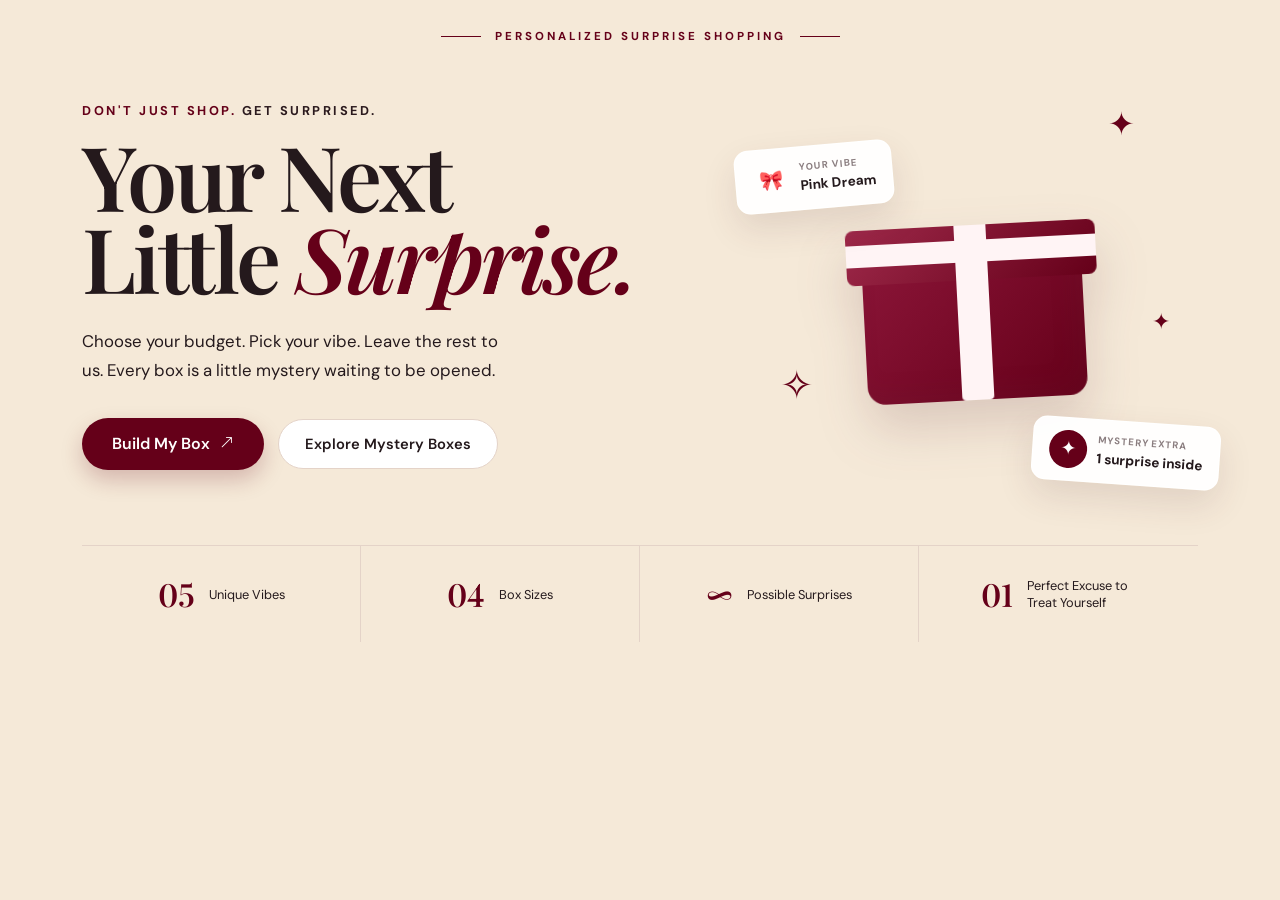
<file: index.html>
<!DOCTYPE html>
<html lang="en">

<head>
    <meta charset="UTF-8">
    <meta name="viewport" content="width=device-width, initial-scale=1.0">

    <title>MysteryBox | Personalized Surprise Shopping</title>

    <!-- Bootstrap CSS -->
    <link href="https://cdn.jsdelivr.net/npm/bootstrap@5.3.8/dist/css/bootstrap.min.css" rel="stylesheet">

    <!-- Bootstrap Icons -->
    <link rel="stylesheet" href="https://cdn.jsdelivr.net/npm/bootstrap-icons@1.13.1/font/bootstrap-icons.min.css">

    <!-- Custom CSS -->
    <link rel="stylesheet" href="css/style.css">
    <link rel="stylesheet" href="css/navbar.css">
    <link rel="stylesheet" href="css/home.css">

</head>

<body>
    <!-- HERO SECTION -->
    <section class="hero-section">

        <div class="container hero-container">

            <!-- Small top label -->
            <div class="hero-label">
                <span></span>
                PERSONALIZED SURPRISE SHOPPING
                <span></span>
            </div>


            <div class="row align-items-center hero-content">

                <!-- LEFT SIDE -->

                <div class="col-lg-7 hero-text">

                    <p class="hero-small-text">
                        DON'T JUST SHOP.
                        <span>GET SURPRISED.</span>
                    </p>

                    <h1>
                        Your Next
                        <br>
                        Little
                        <span>Surprise.</span>
                    </h1>

                    <p class="hero-description">
                        Choose your budget. Pick your vibe.
                        Leave the rest to us.
                        Every box is a little mystery waiting to be opened.
                    </p>


                    <!-- Buttons -->

                    <div class="hero-buttons">

                        <a href="pages/build-box.html" class="btn-mystery">
                            Build My Box
                            <i class="bi bi-arrow-up-right"></i>
                        </a>

                        <a href="pages/explore.html" class="hero-outline-btn">
                            Explore Mystery Boxes
                        </a>

                    </div>

                </div>


                <!-- RIGHT SIDE -->

                <div class="col-lg-5 hero-visual">

                    <!-- Main Mystery Box -->

                    <div class="mystery-box-visual">
                        <div class="box-lid"></div>
                        <div class="box-ribbon vertical"></div>
                        <div class="box-ribbon horizontal"></div>
                        <div class="box-body"></div>
                    </div>

                    <!-- Floating Card 1 -->

                    <div class="floating-card card-vibe">

                        <div class="floating-icon">
                            🎀
                        </div>

                        <div>
                            <small>YOUR VIBE</small>
                            <strong>Pink Dream</strong>
                        </div>

                    </div>


                    <!-- Floating Card 2 -->

                    <div class="floating-card card-extra">

                        <div class="extra-star">
                            ✦
                        </div>

                        <div>
                            <small>MYSTERY EXTRA</small>
                            <strong>1 surprise inside</strong>
                        </div>

                    </div>


                    <!-- Decorative stars -->

                    <span class="decor-star star-one">✦</span>
                    <span class="decor-star star-two">✧</span>
                    <span class="decor-star star-three">✦</span>

                </div>

            </div>


            <!-- Bottom information strip -->

            <div class="hero-stats">

                <div class="hero-stat">
                    <strong>05</strong>
                    <span>Unique Vibes</span>
                </div>

                <div class="hero-stat">
                    <strong>04</strong>
                    <span>Box Sizes</span>
                </div>

                <div class="hero-stat">
                    <strong>∞</strong>
                    <span>Possible Surprises</span>
                </div>

                <div class="hero-stat">
                    <strong>01</strong>
                    <span>Perfect Excuse to Treat Yourself</span>
                </div>

            </div>

        </div>


    </section>

    <script src="https://cdn.jsdelivr.net/npm/bootstrap@5.3.8/dist/js/bootstrap.bundle.min.js"></script>

</body>

</html>
</file>
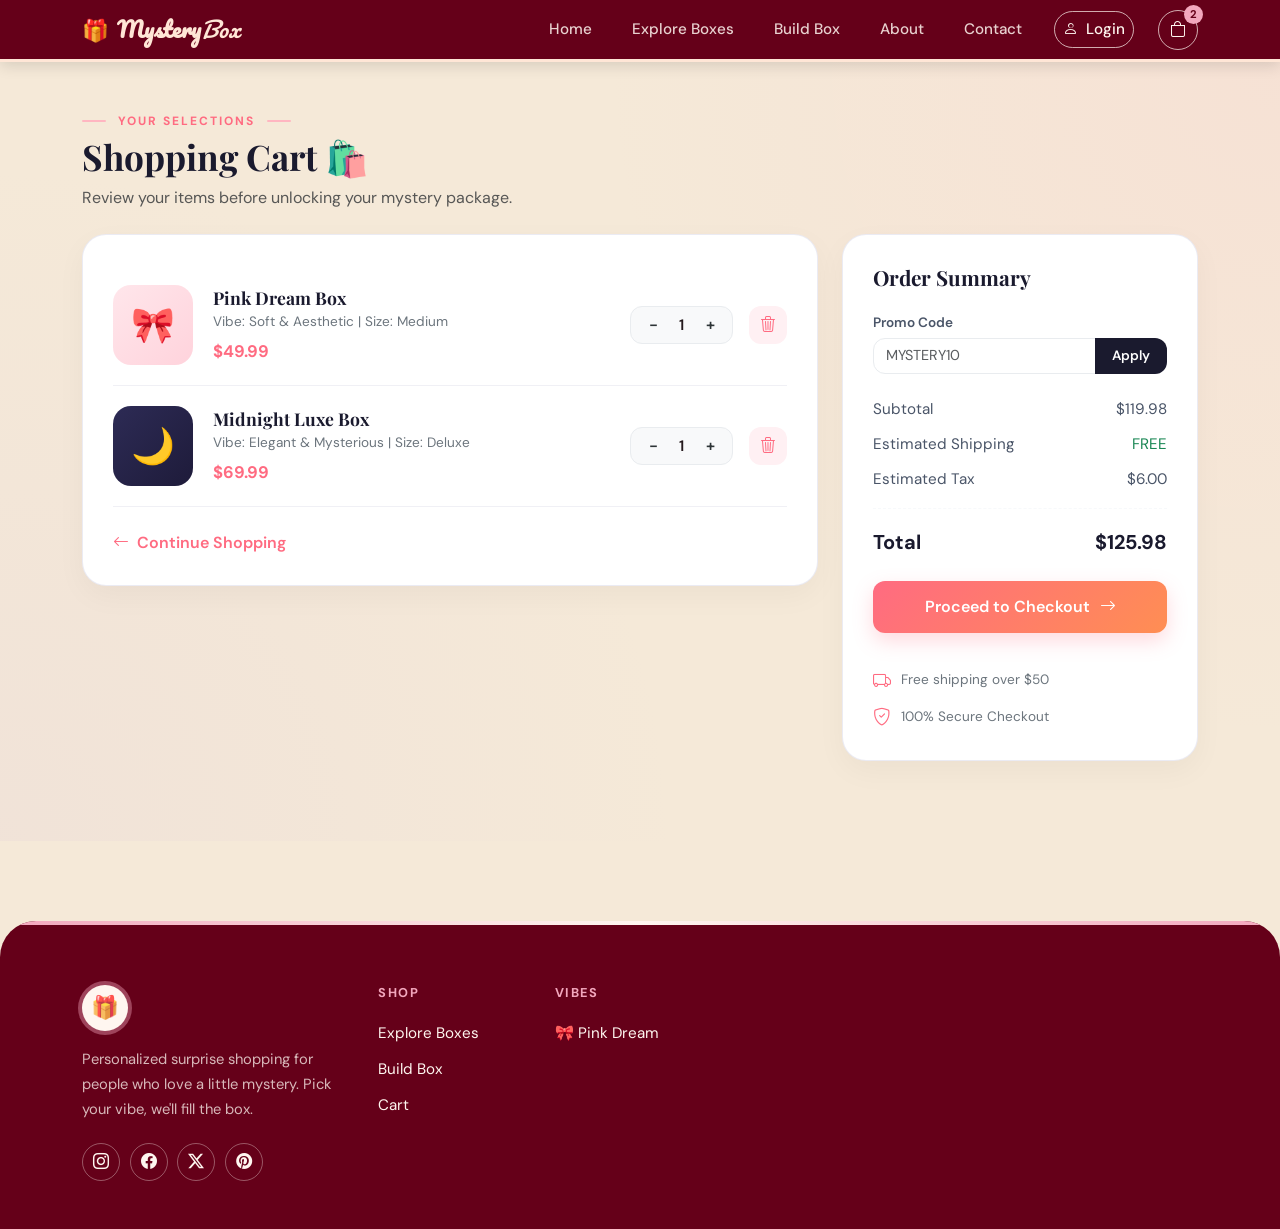
<file: pages/cart.html>
<!DOCTYPE html>
<html lang="en">

<head>
    <meta charset="UTF-8">
    <meta name="viewport" content="width=device-width, initial-scale=1.0">

    <title>Your Cart | MysteryBox</title>

    <!-- Bootstrap CSS -->
    <link href="https://cdn.jsdelivr.net/npm/bootstrap@5.3.8/dist/css/bootstrap.min.css" rel="stylesheet">

    <!-- Bootstrap Icons -->
    <link rel="stylesheet" href="https://cdn.jsdelivr.net/npm/bootstrap-icons@1.13.1/font/bootstrap-icons.min.css">

    <link rel="preconnect" href="https://fonts.googleapis.com">
    <link rel="preconnect" href="https://fonts.gstatic.com" crossorigin>
    <link href="https://fonts.googleapis.com/css2?family=Pacifico&display=swap" rel="stylesheet">

    <!-- Custom CSS -->
    <link rel="stylesheet" href="../css/style.css">
    <link rel="stylesheet" href="../css/navbar.css">
    <link rel="stylesheet" href="../css/cart.css">
    <link rel="stylesheet" href="../css/footer.css">

</head>

<body>

    <nav class="navbar navbar-expand-lg sticky-top site-navbar">
        <div class="container">

            <a class="navbar-brand" href="../index.html" aria-label="MysteryBox home">
                <span class="brand-emoji">🎁</span>
                <span class="brand-text">Mystery<em>Box</em></span>
            </a>

            <button class="navbar-toggler" type="button" data-bs-toggle="collapse" data-bs-target="#navmenu"
                aria-controls="navmenu" aria-expanded="false" aria-label="Toggle navigation">
                <span class="navbar-toggler-icon"></span>
            </button>

            <div class="collapse navbar-collapse" id="navmenu">
                <ul class="navbar-nav ms-auto align-items-lg-center gap-lg-4">
                    <li class="nav-item"><a class="nav-link" href="../index.html">Home</a></li>
                    <li class="nav-item"><a class="nav-link" href="explore.html">Explore Boxes</a></li>
                    <li class="nav-item"><a class="nav-link" href="build-box.html">Build Box</a></li>
                    <li class="nav-item"><a class="nav-link" href="about.html">About</a></li>
                    <li class="nav-item"><a class="nav-link" href="contact.html">Contact</a></li>
                    <li class="nav-item">
                        <a href="login.html" class="nav-link login-link"><i class="bi bi-person"></i> Login</a>
                    </li>
                    <li class="nav-item">
                        <a href="cart.html" class="nav-cart position-relative active" aria-label="Cart">
                            <i class="bi bi-bag"></i>
                            <span class="cart-badge" id="cartBadgeCount">2</span>
                        </a>
                    </li>
                </ul>
            </div>

        </div>
    </nav>



    <!-- =====================================
         CART SECTION
    ====================================== -->

    <section class="cart-section">

        <div class="container">

            <!-- Section Title -->
            <div class="cart-header mb-4">
                <div class="cart-label">
                    <span></span> YOUR SELECTIONS <span></span>
                </div>
                <h1>Shopping Cart 🛍️</h1>
                <p class="text-muted">Review your items before unlocking your mystery package.</p>
            </div>

            <div class="row g-4">

                <!-- Left Column: Cart Items -->
                <div class="col-lg-8">

                    <div class="cart-items-card">

                        <!-- Item 1 -->
                        <div class="cart-item" data-price="49.99">
                            <div class="cart-item-img">
                                <span class="item-emoji">🎀</span>
                            </div>

                            <div class="cart-item-info">
                                <h5>Pink Dream Box</h5>
                                <p class="item-meta">Vibe: Soft & Aesthetic | Size: Medium</p>
                                <span class="item-price">$49.99</span>
                            </div>

                            <div class="cart-item-actions">
                                <div class="quantity-control">
                                    <button class="btn-qty btn-minus" onclick="updateQty(this, -1)">-</button>
                                    <span class="qty-val">1</span>
                                    <button class="btn-qty btn-plus" onclick="updateQty(this, 1)">+</button>
                                </div>
                                <button class="btn-remove" onclick="removeItem(this)" title="Remove item">
                                    <i class="bi bi-trash3"></i>
                                </button>
                            </div>
                        </div>

                        <!-- Item 2 -->
                        <div class="cart-item" data-price="69.99">
                            <div class="cart-item-img luxury-bg">
                                <span class="item-emoji">🌙</span>
                            </div>

                            <div class="cart-item-info">
                                <h5>Midnight Luxe Box</h5>
                                <p class="item-meta">Vibe: Elegant & Mysterious | Size: Deluxe</p>
                                <span class="item-price">$69.99</span>
                            </div>

                            <div class="cart-item-actions">
                                <div class="quantity-control">
                                    <button class="btn-qty btn-minus" onclick="updateQty(this, -1)">-</button>
                                    <span class="qty-val">1</span>
                                    <button class="btn-qty btn-plus" onclick="updateQty(this, 1)">+</button>
                                </div>
                                <button class="btn-remove" onclick="removeItem(this)" title="Remove item">
                                    <i class="bi bi-trash3"></i>
                                </button>
                            </div>
                        </div>

                        <!-- Back to Shop Link -->
                        <div class="cart-actions-footer mt-4">
                            <a href="explore.html" class="back-link">
                                <i class="bi bi-arrow-left"></i> Continue Shopping
                            </a>
                        </div>

                    </div>

                </div>

                <!-- Right Column: Order Summary -->
                <div class="col-lg-4">

                    <div class="summary-card">

                        <h3 class="summary-title">Order Summary</h3>

                        <!-- Promo Code Input -->
                        <div class="promo-box mb-4">
                            <label for="promoCode">Promo Code</label>
                            <div class="input-group mt-1">
                                <input type="text" id="promoCode" class="form-control" placeholder="MYSTERY10">
                                <button class="btn btn-apply" onclick="applyPromo()">Apply</button>
                            </div>
                            <span class="promo-msg text-success d-none" id="promoMsg">10% discount applied! ✨</span>
                        </div>

                        <!-- Price Breakdown -->
                        <div class="summary-line">
                            <span>Subtotal</span>
                            <span id="summarySubtotal">$119.98</span>
                        </div>

                        <div class="summary-line">
                            <span>Estimated Shipping</span>
                            <span id="summaryShipping" class="text-success">FREE</span>
                        </div>

                        <div class="summary-line" id="discountRow" style="display: none;">
                            <span>Discount</span>
                            <span id="summaryDiscount" class="text-danger">-$12.00</span>
                        </div>

                        <div class="summary-line">
                            <span>Estimated Tax</span>
                            <span id="summaryTax">$6.00</span>
                        </div>

                        <hr class="summary-divider">

                        <div class="summary-line total-line">
                            <span>Total</span>
                            <span id="summaryTotal">$125.98</span>
                        </div>

                        <!-- Checkout Button -->
                        <button class="checkout-button mt-4">
                            Proceed to Checkout <i class="bi bi-arrow-right"></i>
                        </button>

                        <!-- Trust Badges -->
                        <div class="trust-badges mt-4">
                            <div class="badge-item">
                                <i class="bi bi-truck"></i>
                                <span>Free shipping over $50</span>
                            </div>
                            <div class="badge-item">
                                <i class="bi bi-shield-check"></i>
                                <span>100% Secure Checkout</span>
                            </div>
                        </div>

                    </div>

                </div>

            </div>

        </div>

    </section>



    <!-- =====================================
         FOOTER
    ====================================== -->

    <footer class="site-footer">
        <div class="container">

            <div class="footer-grid">

                <!-- About -->
                <div class="footer-about">
                    <span class="footer-badge">🎁</span>
                    <p>Personalized surprise shopping for people who love a little mystery. Pick your vibe, we'll fill
                        the box.</p>
                    <div class="footer-social">
                        <a href="#" aria-label="Instagram"><i class="bi bi-instagram"></i></a>
                        <a href="#" aria-label="Facebook"><i class="bi bi-facebook"></i></a>
                        <a href="#" aria-label="X (Twitter)"><i class="bi bi-twitter-x"></i></a>
                        <a href="#" aria-label="Pinterest"><i class="bi bi-pinterest"></i></a>
                    </div>
                </div>

                <!-- Shop -->
                <div class="footer-col">
                    <h6>Shop</h6>
                    <ul>
                        <li><a href="explore.html">Explore Boxes</a></li>
                        <li><a href="build-box.html">Build Box</a></li>
                        <li><a href="cart.html">Cart</a></li>
                    </ul>
                </div>

                <!-- Vibes -->
                <div class="footer-col">
                    <h6>Vibes</h6>
                    <ul>
                        <li><a href="explore.html">🎀 Pink Dream</a></li>
                        <li><a href="explore.
</file>
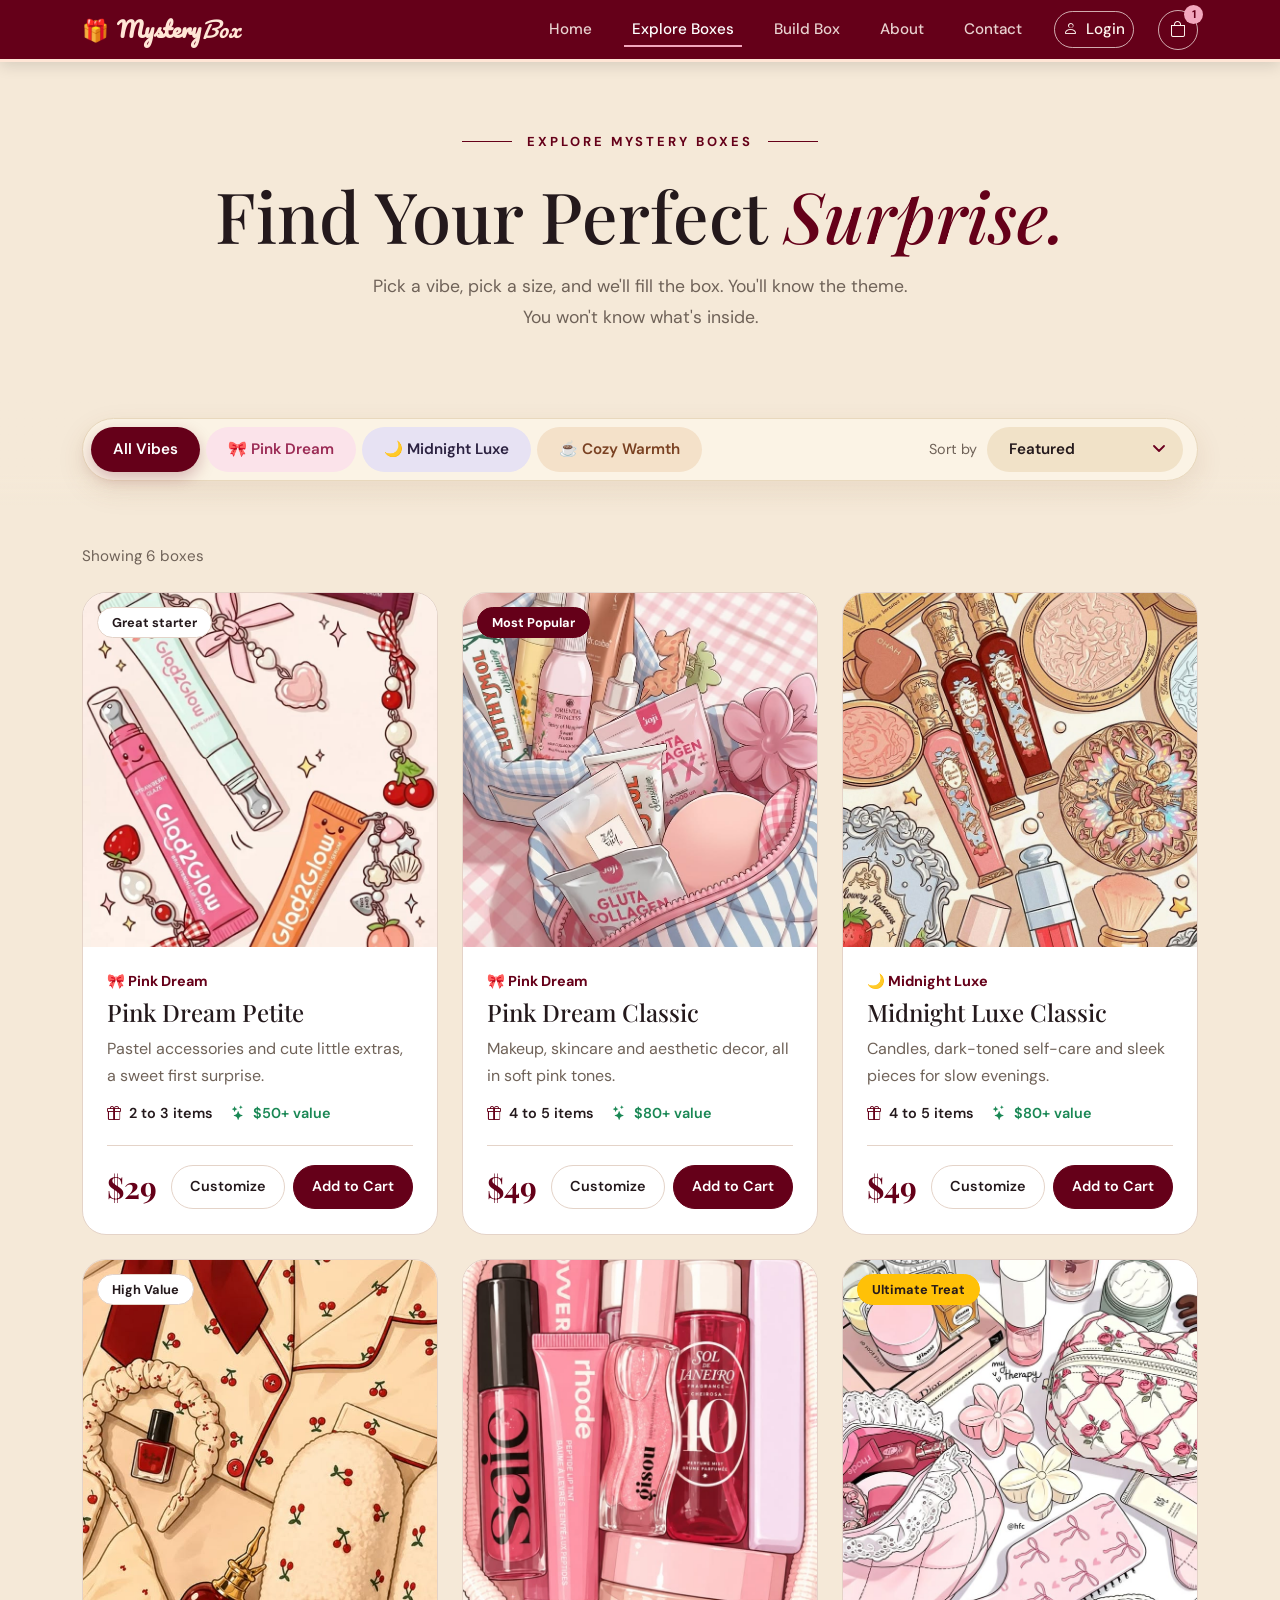
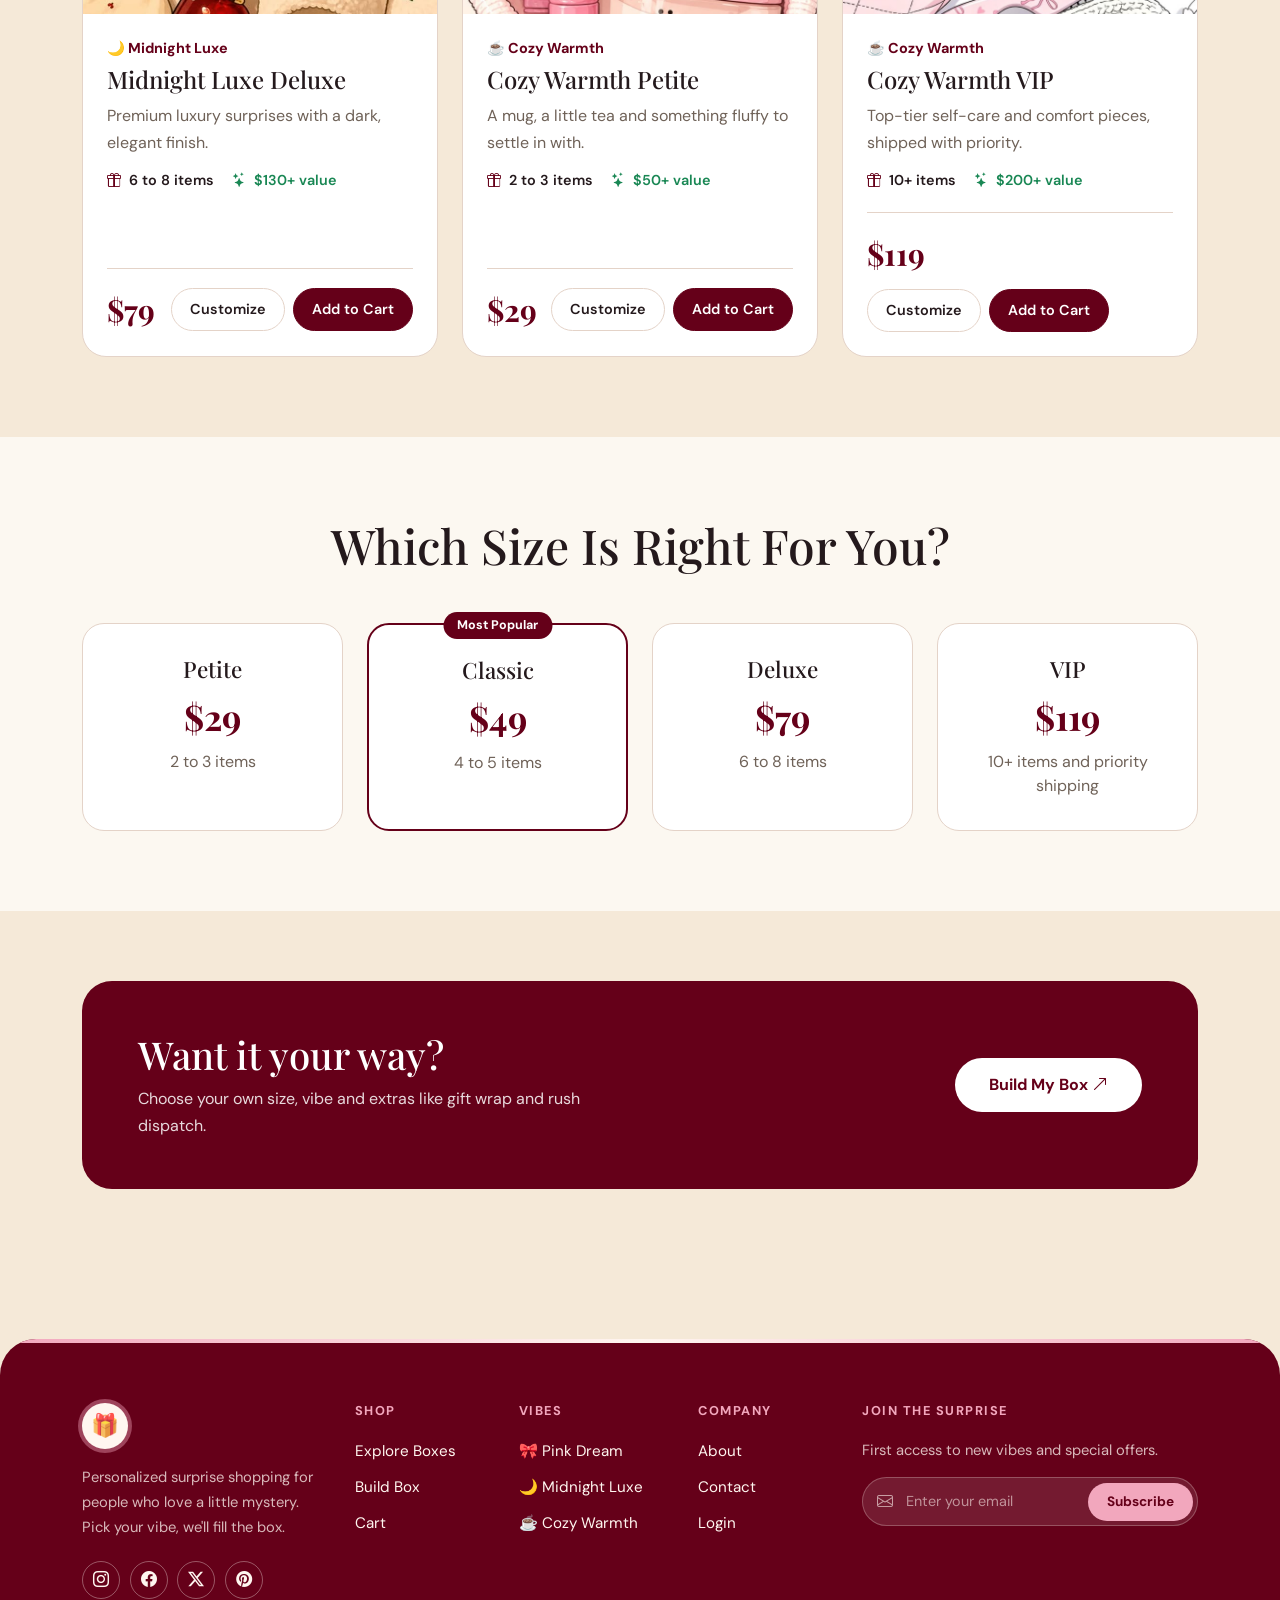
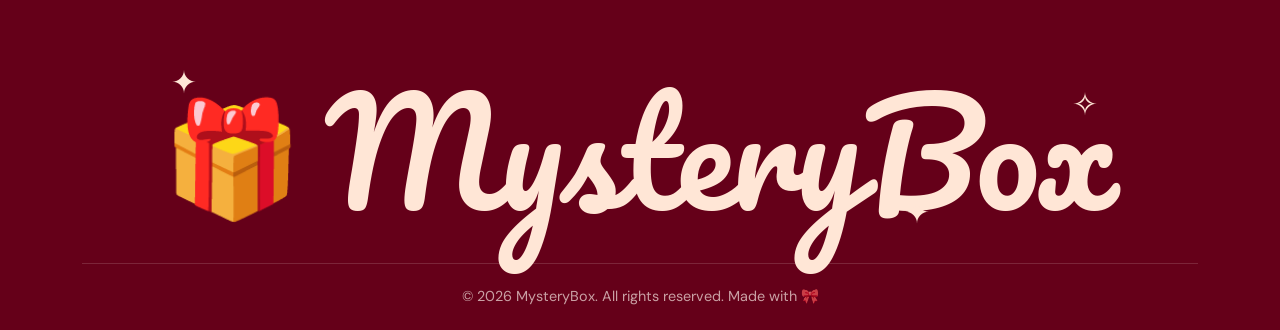
<file: pages/explore.html>
<!DOCTYPE html>
<html lang="en">

<head>
    <meta charset="UTF-8">
    <meta name="viewport" content="width=device-width, initial-scale=1.0">

    <title>Explore Boxes | MysteryBox</title>

    <!-- Bootstrap CSS -->
    <link href="https://cdn.jsdelivr.net/npm/bootstrap@5.3.8/dist/css/bootstrap.min.css" rel="stylesheet">

    <!-- Bootstrap Icons -->
    <link rel="stylesheet" href="https://cdn.jsdelivr.net/npm/bootstrap-icons@1.13.1/font/bootstrap-icons.min.css">

    <link rel="preconnect" href="https://fonts.googleapis.com">
    <link rel="preconnect" href="https://fonts.gstatic.com" crossorigin>
    <link href="https://fonts.googleapis.com/css2?family=Pacifico&display=swap" rel="stylesheet">

    <!-- Custom CSS -->
    <!-- Custom CSS -->
    <link rel="stylesheet" href="../css/style.css">
    <link rel="stylesheet" href="../css/navbar.css">
    <link rel="stylesheet" href="../css/about.css">
    <link rel="stylesheet" href="../css/footer.css">
    <link rel="stylesheet" href="../css/mystery-box.css">
</head>

<body>

    <nav class="navbar navbar-expand-lg sticky-top site-navbar">
        <div class="container">

            <a class="navbar-brand" href="../index.html" aria-label="MysteryBox home">
                <span class="brand-emoji">🎁</span>
                <span class="brand-text">Mystery<em>Box</em></span>
            </a>

            <button class="navbar-toggler" type="button" data-bs-toggle="collapse" data-bs-target="#navmenu"
                aria-controls="navmenu" aria-expanded="false" aria-label="Toggle navigation">
                <span class="navbar-toggler-icon"></span>
            </button>

            <div class="collapse navbar-collapse" id="navmenu">
                <ul class="navbar-nav ms-auto align-items-lg-center gap-lg-4">
                    <li class="nav-item"><a class="nav-link" href="../index.html">Home</a></li>
                    <li class="nav-item"><a class="nav-link active" href="explore.html">Explore Boxes</a></li>
                    <li class="nav-item"><a class="nav-link" href="build-box.html">Build Box</a></li>
                    <li class="nav-item"><a class="nav-link" href="about.html">About</a></li>
                    <li class="nav-item"><a class="nav-link" href="contact.html">Contact</a></li>
                    <li class="nav-item">
                        <a href="login.html" class="nav-link login-link"><i class="bi bi-person"></i> Login</a>
                    </li>
                    <li class="nav-item">
                        <a href="cart.html" class="nav-cart position-relative" aria-label="Cart">
                            <i class="bi bi-bag"></i>
                            <span class="cart-badge">1</span>
                        </a>
                    </li>
                </ul>
            </div>

        </div>
    </nav>

    <!-- =====================================
         EXPLORE HERO
    ====================================== -->
    <section class="explore-hero">
        <div class="container text-center">

            <div class="section-label">
                <span></span>
                EXPLORE MYSTERY BOXES
                <span></span>
            </div>

            <h1 class="explore-title">
                Find Your Perfect
                <em>Surprise.</em>
            </h1>

            <p class="explore-subtitle mx-auto">
                Pick a vibe, pick a size, and we'll fill the box.
                You'll know the theme. You won't know what's inside.
            </p>

        </div>
    </section>


    <!-- =====================================
         FILTER BAR
    ====================================== -->
    <div class="filter-bar">
        <div class="container">
            <div class="filter-inner">

                <div class="filter-pills" role="group" aria-label="Filter boxes by vibe">
                    <button type="button" class="filter-pill active" data-filter="all">All Vibes</button>
                    <button type="button" class="filter-pill" data-filter="pink">🎀 Pink Dream</button>
                    <button type="button" class="filter-pill" data-filter="midnight">🌙 Midnight Luxe</button>
                    <button type="button" class="filter-pill" data-filter="cozy">☕ Cozy Warmth</button>
                </div>

                <div class="sort-wrap">
                    <label for="sortSelect" class="sort-label">Sort by</label>
                    <select id="sortSelect" class="sort-select">
                        <option value="featured">Featured</option>
                        <option value="low">Price: Low to High</option>
                        <option value="high">Price: High to Low</option>
                    </select>
                </div>

            </div>
        </div>
    </div>


    <!-- =====================================
         PRODUCT GRID
    ====================================== -->
    <section class="boxes-section">
        <div class="container">

            <p class="results-count" id="resultsCount" aria-live="polite">Showing 6 boxes</p>

            <div class="row g-4" id="boxGrid">

                <!-- CARD 1 -->
                <div class="col-md-6 col-lg-4 box-item" data-vibe="pink" data-price="29" data-order="1">
                    <article class="box-card">
                        <div class="box-media">
                            <img src="../images/cute1.jpg"
                                alt="Pink Dream Petite Box with pastel wrapping and ribbon" loading="lazy">
                            <span class="box-badge">Great starter</span>
                        </div>
                        <div class="box-body">
                            <span class="box-vibe">🎀 Pink Dream</span>
                            <h3 class="box-name">Pink Dream Petite</h3>
                            <p class="box-desc">Pastel accessories and cute little extras, a sweet first surprise.</p>
                            <ul class="box-meta">
                                <li><i class="bi bi-gift"></i> 2 to 3 items</li>
                                <li><i class="bi bi-stars"></i> $50+ value</li>
                            </ul>
                            <div class="box-footer">
                                <span class="box-price">$29</span>
                                <div class="box-actions">
                                    <a href="build-box.html" class="btn-box-outline">Customize</a>
                                    <a href="cart.html" class="btn-box-solid">Add to Cart</a>
                                </div>
                            </div>
                        </div>
                    </article>
                </div>

                <!-- CARD 2 -->
                <div class="col-md-6 col-lg-4 box-item" data-vibe="pink" data-price="49" data-order="2">
                    <article class="box-card">
                        <div class="box-media">
                            <img src="../images/cute2.jpg"
                                alt="Pink Dream Classic Box with beauty and accessory items" loading="lazy">
                            <span class="box-badge badge-popular">Most Popular</span>
                        </div>
                        <div class="box-body">
                            <span class="box-vibe">🎀 Pink Dream</span>
                            <h3 class="box-name">Pink Dream Classic</h3>
                            <p class="box-desc">Makeup, skincare and aesthetic decor, all in soft pink tones.</p>
                            <ul class="box-meta">
                                <li><i class="bi bi-gift"></i> 4 to 5 items</li>
                                <li><i class="bi bi-stars"></i> $80+ value</li>
                            </ul>
                            <div class="box-footer">
                                <span class="box-price">$49</span>
                                <div class="box-actions">
                                    <a href="build-box.html" class="btn-box-outline">Customize</a>
                                    <a href="cart.html" class="btn-box-solid">Add to Cart</a>
                                </div>
                            </div>
                        </div>
                    </article>
                </div>

                <!-- CARD 3 -->
                <div class="col-md-6 col-lg-4 box-item" data-vibe="midnight" data-price="49" data-order="3">
                    <article class="box-card">
                        <div class="box-media">
                            <img src="../images/cute4.jpg"
                                alt="Midnight Luxe Classic Box with dark packaging and a candle" loading="lazy">
                        </div>
                        <div class="box-body">
                            <span class="box-vibe">🌙 Midnight Luxe</span>
                            <h3 class="box-name">Midnight Luxe Classic</h3>
                            <p class="box-desc">Candles, dark-toned self-care and sleek pieces for slow evenings.</p>
                            <ul class="box-meta">
                                <li><i class="bi bi-gift"></i> 4 to 5 items</li>
                                <li><i class="bi bi-stars"></i> $80+ value</li>
                            </ul>
                            <div class="box-footer">
                                <span class="box-price">$49</span>
                                <div class="box-actions">
                                    <a href="build-box.html" class="btn-box-outline">Customize</a>
                                    <a href="cart.html" class="btn-box-solid">Add to Cart</a>
                                </div>
                            </div>
                        </div>
                    </article>
                </div>

                <!-- CARD 4 -->
                <div class="col-md-6 col-lg-4 box-item" data-vibe="midnight" data-price="79" data-order="4">
                    <article class="box-card">
                        <div class="box-media">
                            <img src="../images/cute5.jpg"
                                alt="Midnight Luxe Deluxe Box with premium items" loading="lazy">
                            <span class="box-badge">High Value</span>
                        </div>
                        <div class="box-body">
                            <span class="box-vibe">🌙 Midnight Luxe</span>
                            <h3 class="box-name">Midnight Luxe Deluxe</h3>
                            <p class="box-desc">Premium luxury surprises with a dark, elegant finish.</p>
                            <ul class="box-meta">
                                <li><i class="bi bi-gift"></i> 6 to 8 items</li>
                                <li><i class="bi bi-stars"></i> $130+ value</li>
                            </ul>
                            <div class="box-footer">
                                <span class="box-price">$79</span>
                                <div class="box-actions">
                                    <a href="build-box.html" class="btn-box-outline">Customize</a>
                                    <a href="cart.html" class="btn-box-solid">Add to Cart</a>
                                </div>
                            </div>
                        </div>
                    </article>
                </div>

                <!-- CARD 5 -->
                <div class="col-md-6 col-lg-4 box-item" data-vibe="cozy" data-price="29" data-order="5">
                    <article class="box-card">
                        <div class="box-media">
                            <img src="../images/cute7.jpg" alt="Cozy Warmth Petite Box with a mug and tea"
                                loading="lazy">
                        </div>
                        <div class="box-body">
                            <span class="box-vibe">☕ Cozy Warmth</span>
                            <h3 class="box-name">Cozy Warmth Petite</h3>
                            <p class="box-desc">A mug, a little tea and something fluffy to settle in with.</p>
                            <ul class="box-meta">
                                <li><i class="bi bi-gift"></i> 2 to 3 items</li>
                                <li><i class="bi bi-stars"></i> $50+ value</li>
                            </ul>
                            <div class="box-footer">
                                <span class="box-price">$29</span>
                                <div class="box-actions">
                                    <a href="build-box.html" class="btn-box-outline">Customize</a>
                                    <a href="cart.html" class="btn-box-solid">Add to Cart</a>
                                </div>
                            </div>
                        </div>
                    </article>
                </div>

                <!-- CARD 6 -->
                <div class="col-md-6 col-lg-4 box-item" data-vibe="cozy" data-price="119" data-order="6">
                    <article class="box-card">
                        <div class="box-media">
                            <img src="../images/cute3.jpg"
                                alt="Cozy Warmth VIP Experience box with premium self-care items" loading="lazy">
                            <span class="box-badge badge-vip">Ultimate Treat</span>
                        </div>
                        <div class="box-body">
                            <span class="box-vibe">☕ Cozy Warmth</span>
                            <h3 class="box-name">Cozy Warmth VIP</h3>
                            <p class="box-desc">Top-tier self-care and comfort pieces, shipped with priority.</p>
                            <ul class="box-meta">
                                <li><i class="bi bi-gift"></i> 10+ items</li>
                                <li><i class="bi bi-stars"></i> $200+ value</li>
                            </ul>
                            <div class="box-footer">
                                <span class="box-price">$119</span>
                                <div class="box-actions">
                                    <a href="build-box.html" class="btn-box-outline">Customize</a>
                                    <a href="cart.html" class="btn-box-solid">Add to Cart</a>
                                </div>
                            </div>
                        </div>
                    </article>
                </div>

            </div>

            <!-- Shown when a filter returns nothing -->
            <p class="empty-state d-none" id="emptyState">
                No boxes match this vibe yet. Try another one or
                <a href="build-box.html">build your own box</a>.
            </p>

        </div>
    </section>


    <!-- =====================================
         SIZE GUIDE
    ====================================== -->
    <section class="size-section">
        <div class="container">

            <div class="text-center mb-5">
                <h2 class="section-heading">Which Size Is Right For You?</h2>
            </div>

            <div class="row g-4">

                <div class="col-6 col-lg-3">
                    <div class="size-card">
                        <h5>Petite</h5>
                        <div class="size-price">$29</div>
                        <p>2 to 3 items</p>
                    </div>
                </div>

                <div class="col-6 col-lg-3">
                    <div class="size-card featured">
                        <span class="size-tag">Most Popular</span>
                        <h5>Classic</h5>
                        <div class="size-price">$49</div>
                        <p>4 to 5 items</p>
                    </div>
                </div>

                <div class="col-6 col-lg-3">
                    <div class="size-card">
                        <h5>Deluxe</h5>
                        <div class="size-price">$79</div>
                        <p>6 to 8 items</p>
                    </div>
                </div>

                <div class="col-6 col-lg-3">
                    <div class="size-card">
                        <h5>VIP</h5>
                        <div class="size-price">$119</div>
                        <p>10+ items and priority shipping</p>
                    </div>
                </div>

            </div>

        </div>
    </section>


    <!-- =====================================
         BUILD CTA
    ====================================== -->
    <section class="explore-cta">
        <div class="container">
            <div class="cta-panel">
                <div>
                    <h2>Want it your way?</h2>
                    <p>Choose your own size, vibe and extras like gift wrap and rush dispatch.</p>
                </div>
                <a href="build-box.html" class="btn-cta-light">
                    Build My Box <i class="bi bi-arrow-up-right"></i>
                </a>
            </div>
        </div>
    </section>


    <!-- footer content here -->
    <footer class="site-footer">
        <div class="container">

            <div class="footer-grid">

                <!-- About -->
                <div class="footer-about">
                    <span class="footer-badge">🎁</span>
                    <p>Personalized surprise shopping for people who love a little mystery. Pick your vibe, we'll fill
                        the box.</p>
                    <div class="footer-social">
                        <a href="#" aria-label="Instagram"><i class="bi bi-instagram"></i></a>
                        <a href="#" aria-label="Facebook"><i class="bi bi-facebook"></i></a>
                        <a href="#" aria-label="X (Twitter)"><i class="bi bi-twitter-x"></i></a>
                        <a href="#" aria-label="Pinterest"><i class="bi bi-pinterest"></i></a>
                    </div>
                </div>

                <!-- Shop -->
                <div class="footer-col">
                    <h6>Shop</h6>
                    <ul>
                        <li><a href="explore.html">Explore Boxes</a></li>
                        <li><a href="build-box.html">Build Box</a></li>
                        <li><a href="cart.html">Cart</a></li>
                    </ul>
                </div>

                <!-- Vibes -->
                <div class="footer-col">
                    <h6>Vibes</h6>
                    <ul>
                        <li><a href="explore.html">🎀 Pink Dream</a></li>
                        <li><a href="explore.html">🌙 Midnight Luxe</a></li>
                        <li><a href="explore.html">☕ Cozy Warmth</a></li>
                    </ul>
                </div>

                <!-- Company -->
                <div class="footer-col">
                    <h6>Company</h6>
                    <ul>
                        <li><a href="about.html">About</a></li>
                        <li><a href="contact.html">Contact</a></li>
                        <li><a href="login.html">Login</a></li>
                    </ul>
                </div>

                <!-- Newsletter -->
                <div class="footer-col footer-news">
                    <h6>Join The Surprise</h6>
                    <p>First access to new vibes and special offers.</p>
                    <form class="footer-form" onsubmit="return false;">
                        <i class="bi bi-envelope"></i>
                        <input type="email" placeholder="Enter your email" aria-label="Email address">
                        <button type="submit">Subscribe</button>
                    </form>
                </div>

            </div>

            <!-- Giant wordmark -->
            <div class="footer-wordmark" aria-hidden="true">
                <span class="wm-star s1">✦</span>
                <span class="wm-star s2">✧</span>
                <span class="wm-star s3">✦</span>
                <span class="wm-emoji">🎁</span>
                <span class="wm-text">Mystery<em>Box</em></span>
            </div>

            <div class="footer-bottom">
                <p>© 2026 MysteryBox. All rights reserved. Made with 🎀</p>
            </div>

        </div>
    </footer>

    <script src="https://cdn.jsdelivr.net/npm/bootstrap@5.3.8/dist/js/bootstrap.bundle.min.js"></script>

    <!-- Filter + sort -->
    <script>
        (function () {
            var grid = document.getElementById('boxGrid');
            var items = Array.prototype.slice.call(grid.querySelectorAll('.box-item'));
            var pills = document.querySelectorAll('.filter-pill');
            var sortSelect = document.getElementById('sortSelect');
            var count = document.getElementById('resultsCount');
            var empty = document.getElementById('emptyState');
            var currentFilter = 'all';

            function render() {
                var visible = 0;
                items.forEach(function (item) {
                    var show = currentFilter === 'all' || item.dataset.vibe === currentFilter;
                    item.classList.toggle('d-none', !show);
                    if (show) visible++;
                });
                count.textContent = 'Showing ' + visible + (visible === 1 ? ' box' : ' boxes');
                empty.classList.toggle('d-none', visible !== 0);
            }

            function sortItems() {
                var mode = sortSelect.value;
                var sorted = items.slice().sort(function (a, b) {
                    if (mode === 'low') return a.dataset.price - b.dataset.price;
                    if (mode === 'high') return b.dataset.price - a.dataset.price;
                    return a.dataset.order - b.dataset.order;
                });
                sorted.forEach(function (item) { grid.appendChild(item); });
            }

            pills.forEach(function (pill) {
                pill.addEventListener('click', function () {
                    pills.forEach(function (p) { p.classList.remove('active'); });
                    pill.classList.add('active');
                    currentFilter = pill.dataset.filter;
                    render();
                });
            });

            sortSelect.addEventListener('change', sortItems);
        })();
    </script>

    <!-- Placeholder when a box image is missing -->
    <script>
        document.querySelectorAll('.box-media img').forEach(function (img) {
            function fallback() {
                var vibe = img.closest('.box-item').dataset.vibe;
                var emoji = { pink: '🎀', midnight: '🌙', cozy: '☕' }[vibe] || '🎁';
                var ph = document.createElement('div');
                ph.className = 'box-placeholder box-placeholder-' + vibe;
                ph.textContent = emoji;
                img.replaceWith(ph);
            }
            img.addEventListener('error', fallback);
            if (img.complete && img.naturalWidth === 0) fallback();
        });
    </script>

</body>

</html>
</file>
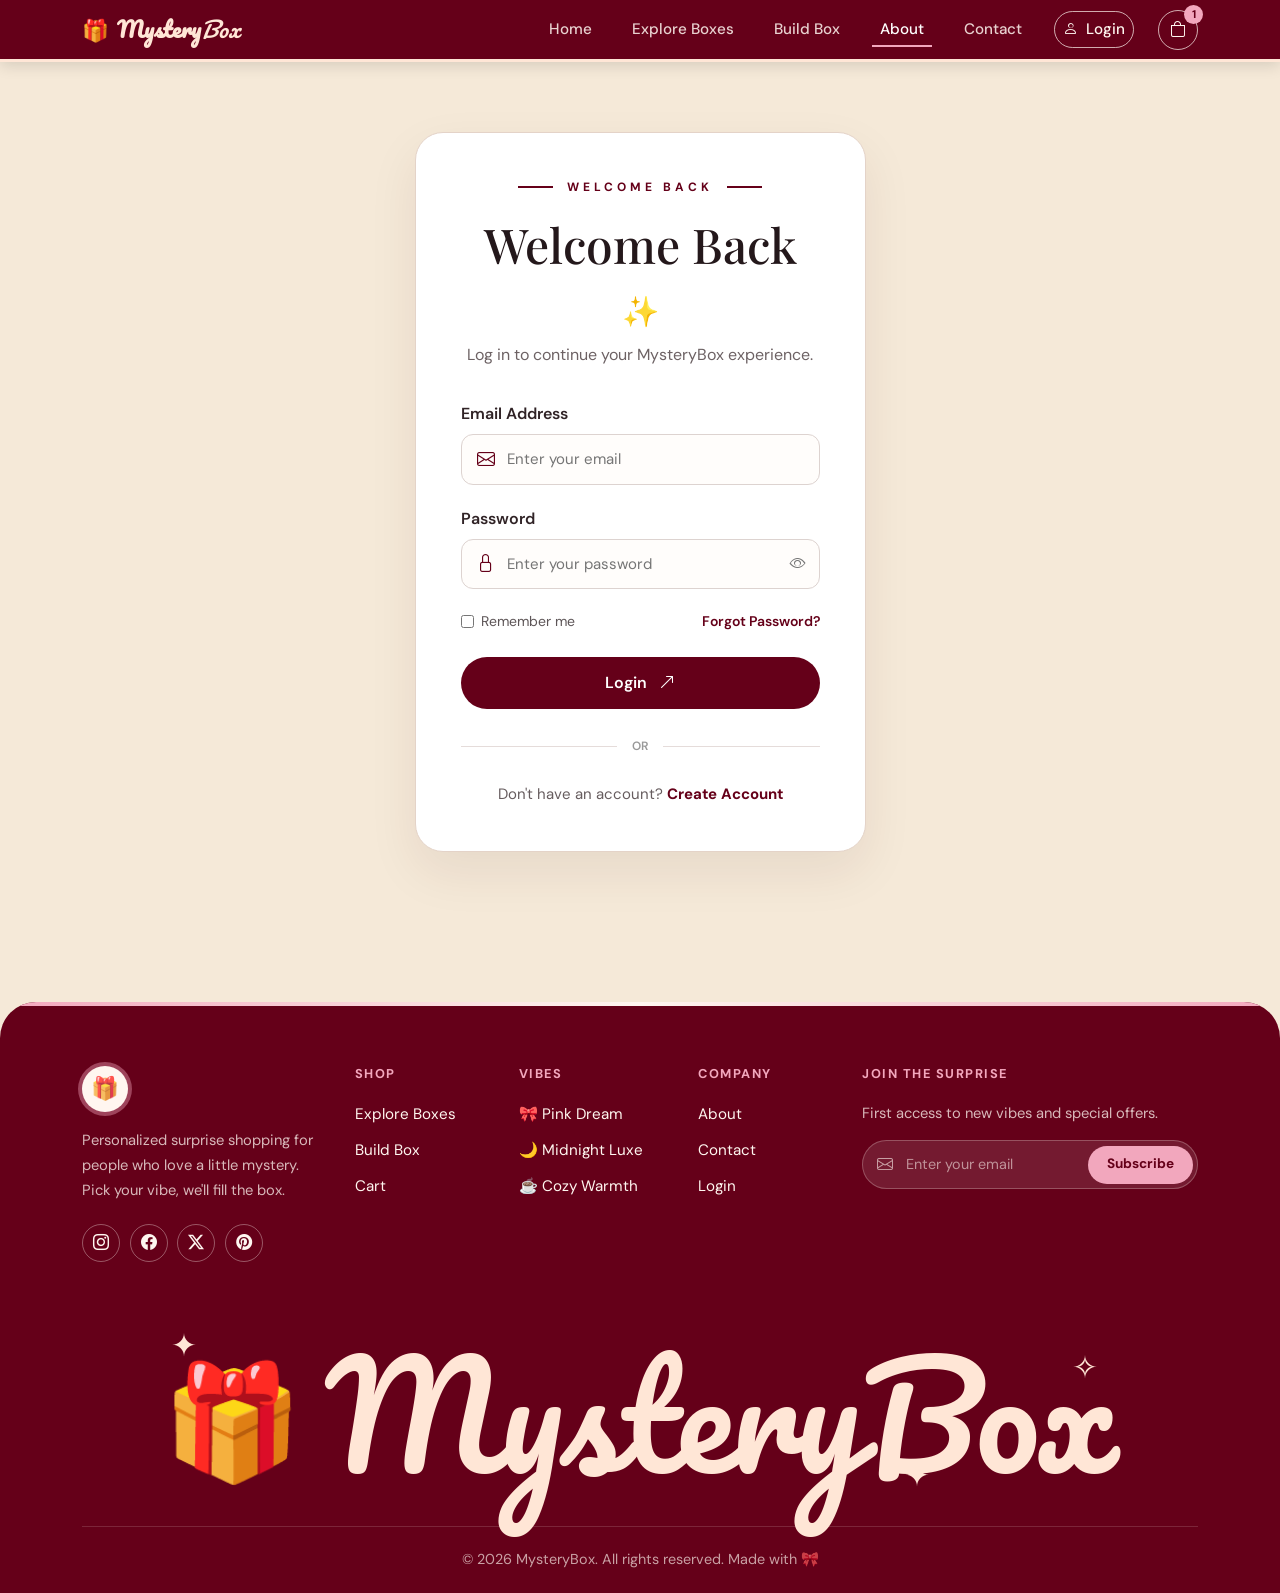
<file: pages/login.html>
<!DOCTYPE html>
<html lang="en">

<head>
    <meta charset="UTF-8">
    <meta name="viewport" content="width=device-width, initial-scale=1.0">

    <title>Login | MysteryBox</title>

    <!-- Bootstrap CSS -->
    <link href="https://cdn.jsdelivr.net/npm/bootstrap@5.3.8/dist/css/bootstrap.min.css" rel="stylesheet">

    <!-- Bootstrap Icons -->
    <link rel="stylesheet" href="https://cdn.jsdelivr.net/npm/bootstrap-icons@1.13.1/font/bootstrap-icons.min.css">


    <link rel="preconnect" href="https://fonts.googleapis.com">
    <link rel="preconnect" href="https://fonts.gstatic.com" crossorigin>
    <link href="https://fonts.googleapis.com/css2?family=Pacifico&display=swap" rel="stylesheet">

    <!-- Custom CSS -->
    <link rel="stylesheet" href="../css/style.css">
    <link rel="stylesheet" href="../css/navbar.css">
    <link rel="stylesheet" href="../css/home.css">
    <link rel="stylesheet" href="../css/about.css">
    <link rel="stylesheet" href="../css/contact.css">
    <link rel="stylesheet" href="../css/login.css">
    <link rel="stylesheet" href="../css/footer.css">

</head>

<body>

    <nav class="navbar navbar-expand-lg sticky-top site-navbar">
        <div class="container">

            <a class="navbar-brand" href="../index.html" aria-label="MysteryBox home">
                <span class="brand-emoji">🎁</span>
                <span class="brand-text">Mystery<em>Box</em></span>
            </a>

            <button class="navbar-toggler" type="button" data-bs-toggle="collapse" data-bs-target="#navmenu"
                aria-controls="navmenu" aria-expanded="false" aria-label="Toggle navigation">
                <span class="navbar-toggler-icon"></span>
            </button>

            <div class="collapse navbar-collapse" id="navmenu">
                <ul class="navbar-nav ms-auto align-items-lg-center gap-lg-4">
                    <li class="nav-item"><a class="nav-link" href="../index.html">Home</a></li>
                    <li class="nav-item"><a class="nav-link" href="explore.html">Explore Boxes</a></li>
                    <li class="nav-item"><a class="nav-link" href="build-box.html">Build Box</a></li>
                    <li class="nav-item"><a class="nav-link active" href="about.html">About</a></li>
                    <li class="nav-item"><a class="nav-link" href="contact.html">Contact</a></li>
                    <li class="nav-item">
                        <a href="login.html" class="nav-link login-link"><i class="bi bi-person"></i> Login</a>
                    </li>
                    <li class="nav-item">
                        <a href="cart.html" class="nav-cart position-relative" aria-label="Cart">
                            <i class="bi bi-bag"></i>
                            <span class="cart-badge">1</span>
                        </a>
                    </li>
                </ul>
            </div>

        </div>
    </nav>



    <!-- =====================================
         LOGIN SECTION
    ====================================== -->

    <section class="login-section">

        <div class="container">

            <div class="row justify-content-center align-items-center">

                <div class="col-lg-5 col-md-7">

                    <!-- Login Card -->

                    <div class="login-card">

                        <!-- Small Label -->

                        <div class="login-label">

                            <span></span>

                            WELCOME BACK

                            <span></span>

                        </div>


                        <!-- Heading -->

                        <h1>
                            Welcome Back
                            <span>✨</span>
                        </h1>


                        <p class="login-subtitle">
                            Log in to continue your MysteryBox experience.
                        </p>


                        <!-- Login Form -->

                        <form id="loginForm">

                            <!-- Email -->

                            <div class="form-group">

                                <label for="email">
                                    Email Address
                                </label>

                                <div class="input-wrapper">

                                    <i class="bi bi-envelope"></i>

                                    <input type="email" id="email" placeholder="Enter your email" required>

                                </div>

                            </div>


                            <!-- Password -->

                            <div class="form-group">

                                <label for="password">
                                    Password
                                </label>

                                <div class="input-wrapper">

                                    <i class="bi bi-lock"></i>

                                    <input type="password" id="password" placeholder="Enter your password" required>

                                    <button type="button" class="password-toggle" onclick="togglePassword()">

                                        <i class="bi bi-eye" id="eyeIcon"></i>

                                    </button>

                                </div>

                            </div>


                            <!-- Remember + Forgot -->

                            <div class="login-options">

                                <label class="remember-me">

                                    <input type="checkbox">

                                    <span>Remember me</span>

                                </label>

                                <a href="#">
                                    Forgot Password?
                                </a>

                            </div>


                            <!-- Login Button -->

                            <button type="submit" class="login-button">

                                Login

                                <i class="bi bi-arrow-up-right"></i>

                            </button>

                        </form>


                        <!-- Divider -->

                        <div class="login-divider">

                            <span>OR</span>

                        </div>


                        <!-- Create Account -->

                        <p class="create-account">

                            Don't have an account?

                            <a href="signup.html">
                                Create Account
                            </a>

                        </p>

                    </div>

                </div>

            </div>

        </div>

    </section>

        <!-- footer content here -->
    <footer class="site-footer">
        <div class="container">

            <div class="footer-grid">

                <!-- About -->
                <div class="footer-about">
                    <span class="footer-badge">🎁</span>
                    <p>Personalized surprise shopping for people who love a little mystery. Pick your vibe, we'll fill
                        the box.</p>
                    <div class="footer-social">
                        <a href="#" aria-label="Instagram"><i class="bi bi-instagram"></i></a>
                        <a href="#" aria-label="Facebook"><i class="bi bi-facebook"></i></a>
                        <a href="#" aria-label="X (Twitter)"><i class="bi bi-twitter-x"></i></a>
                        <a href="#" aria-label="Pinterest"><i class="bi bi-pinterest"></i></a>
                    </div>
                </div>

                <!-- Shop -->
                <div class="footer-col">
                    <h6>Shop</h6>
                    <ul>
                        <li><a href="explore.html">Explore Boxes</a></li>
                        <li><a href="build-box.html">Build Box</a></li>
                        <li><a href="cart.html">Cart</a></li>
                    </ul>
                </div>

                <!-- Vibes -->
                <div class="footer-col">
                    <h6>Vibes</h6>
                    <ul>
                        <li><a href="explore.html">🎀 Pink Dream</a></li>
                        <li><a href="explore.html">🌙 Midnight Luxe</a></li>
                        <li><a href="explore.html">☕ Cozy Warmth</a></li>
                    </ul>
                </div>

                <!-- Company -->
                <div class="footer-col">
                    <h6>Company</h6>
                    <ul>
                        <li><a href="about.html">About</a></li>
                        <li><a href="contact.html">Contact</a></li>
                        <li><a href="login.html">Login</a></li>
                    </ul>
                </div>

                <!-- Newsletter -->
                <div class="footer-col footer-news">
                    <h6>Join The Surprise</h6>
                    <p>First access to new vibes and special offers.</p>
                    <form class="footer-form" onsubmit="return false;">
                        <i class="bi bi-envelope"></i>
                        <input type="email" placeholder="Enter your email" aria-label="Email address">
                        <button type="submit">Subscribe</button>
                    </form>
                </div>

            </div>

            <!-- Giant wordmark -->
            <div class="footer-wordmark" aria-hidden="true">
                <span class="wm-star s1">✦</span>
                <span class="wm-star s2">✧</span>
                <span class="wm-star s3">✦</span>
                <span class="wm-emoji">🎁</span>
                <span class="wm-text">Mystery<em>Box</em></span>
            </div>

            <div class="footer-bottom">
                <p>© 2026 MysteryBox. All rights reserved. Made with 🎀</p>
            </div>

        </div>
    </footer>



    <!-- Bootstrap JS -->

    <script src="https://cdn.jsdelivr.net/npm/bootstrap@5.3.8/dist/js/bootstrap.bundle.min.js"></script>


    <!-- Password Toggle -->

    <script>

        function togglePassword() {

            const password = document.getElementById("password");
            const eyeIcon = document.getElementById("eyeIcon");

            if (password.type === "password") {

                password.type = "text";

                eyeIcon.classList.remove("bi-eye");
                eyeIcon.classList.add("bi-eye-slash");

            } else {

                password.type = "password";

                eyeIcon.classList.remove("bi-eye-slash");
                eyeIcon.classList.add("bi-eye");

            }

        }

    </script>


</body>

</html>
</file>
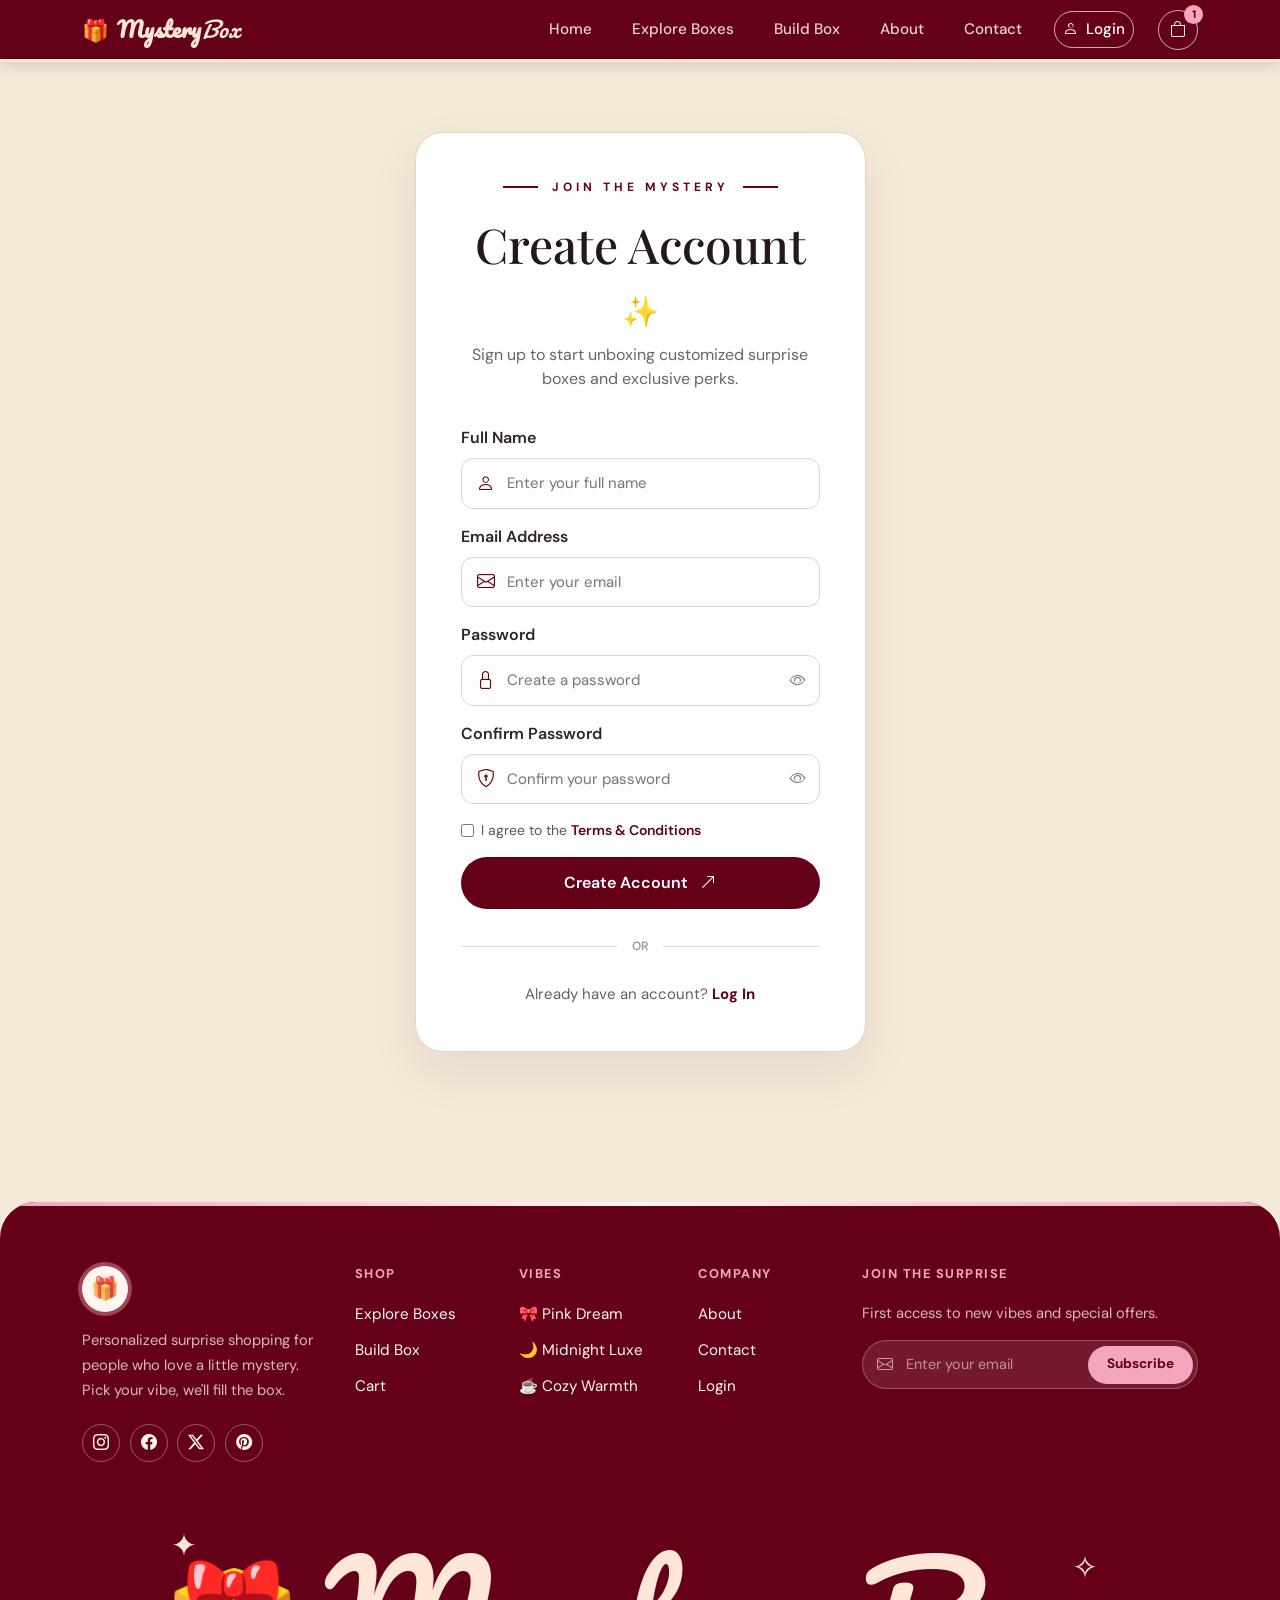
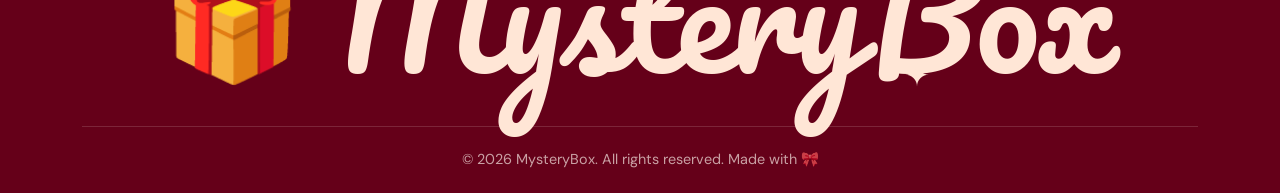
<file: pages/signup.html>
<!DOCTYPE html>
<html lang="en">

<head>
    <meta charset="UTF-8">
    <meta name="viewport" content="width=device-width, initial-scale=1.0">

    <title>Sign Up | MysteryBox</title>

    <!-- Bootstrap CSS -->
    <link href="https://cdn.jsdelivr.net/npm/bootstrap@5.3.8/dist/css/bootstrap.min.css" rel="stylesheet">

    <!-- Bootstrap Icons -->
    <link rel="stylesheet" href="https://cdn.jsdelivr.net/npm/bootstrap-icons@1.13.1/font/bootstrap-icons.min.css">

    <link rel="preconnect" href="https://fonts.googleapis.com">
    <link rel="preconnect" href="https://fonts.gstatic.com" crossorigin>
    <link href="https://fonts.googleapis.com/css2?family=Pacifico&display=swap" rel="stylesheet">

    <!-- Custom CSS -->
    <link rel="stylesheet" href="../css/style.css">
    <link rel="stylesheet" href="../css/navbar.css">
    <link rel="stylesheet" href="../css/home.css">
    <link rel="stylesheet" href="../css/about.css">
    <link rel="stylesheet" href="../css/contact.css">
    <link rel="stylesheet" href="../css/login.css">
    <link rel="stylesheet" href="../css/footer.css">

</head>

<body>

    <nav class="navbar navbar-expand-lg sticky-top site-navbar">
        <div class="container">

            <a class="navbar-brand" href="../index.html" aria-label="MysteryBox home">
                <span class="brand-emoji">🎁</span>
                <span class="brand-text">Mystery<em>Box</em></span>
            </a>

            <button class="navbar-toggler" type="button" data-bs-toggle="collapse" data-bs-target="#navmenu"
                aria-controls="navmenu" aria-expanded="false" aria-label="Toggle navigation">
                <span class="navbar-toggler-icon"></span>
            </button>

            <div class="collapse navbar-collapse" id="navmenu">
                <ul class="navbar-nav ms-auto align-items-lg-center gap-lg-4">
                    <li class="nav-item"><a class="nav-link" href="../index.html">Home</a></li>
                    <li class="nav-item"><a class="nav-link" href="explore.html">Explore Boxes</a></li>
                    <li class="nav-item"><a class="nav-link" href="build-box.html">Build Box</a></li>
                    <li class="nav-item"><a class="nav-link" href="about.html">About</a></li>
                    <li class="nav-item"><a class="nav-link" href="contact.html">Contact</a></li>
                    <li class="nav-item">
                        <a href="login.html" class="nav-link login-link active"><i class="bi bi-person"></i> Login</a>
                    </li>
                    <li class="nav-item">
                        <a href="cart.html" class="nav-cart position-relative" aria-label="Cart">
                            <i class="bi bi-bag"></i>
                            <span class="cart-badge">1</span>
                        </a>
                    </li>
                </ul>
            </div>

        </div>
    </nav>



    <!-- =====================================
         SIGNUP SECTION
    ====================================== -->

    <section class="login-section">

        <div class="container">

            <div class="row justify-content-center align-items-center">

                <div class="col-lg-5 col-md-7">

                    <!-- Signup Card -->

                    <div class="login-card">

                        <!-- Small Label -->

                        <div class="login-label">

                            <span></span>

                            JOIN THE MYSTERY

                            <span></span>

                        </div>


                        <!-- Heading -->

                        <h1>
                            Create Account
                            <span>✨</span>
                        </h1>


                        <p class="login-subtitle">
                            Sign up to start unboxing customized surprise boxes and exclusive perks.
                        </p>


                        <!-- Signup Form -->

                        <form id="signupForm">

                            <!-- Full Name -->

                            <div class="form-group mb-3">

                                <label for="fullname">
                                    Full Name
                                </label>

                                <div class="input-wrapper">

                                    <i class="bi bi-person"></i>

                                    <input type="text" id="fullname" placeholder="Enter your full name" required>

                                </div>

                            </div>


                            <!-- Email -->

                            <div class="form-group mb-3">

                                <label for="email">
                                    Email Address
                                </label>

                                <div class="input-wrapper">

                                    <i class="bi bi-envelope"></i>

                                    <input type="email" id="email" placeholder="Enter your email" required>

                                </div>

                            </div>


                            <!-- Password -->

                            <div class="form-group mb-3">

                                <label for="password">
                                    Password
                                </label>

                                <div class="input-wrapper">

                                    <i class="bi bi-lock"></i>

                                    <input type="password" id="password" placeholder="Create a password" required>

                                    <button type="button" class="password-toggle" onclick="togglePassword('password', 'eyeIcon1')">

                                        <i class="bi bi-eye" id="eyeIcon1"></i>

                                    </button>

                                </div>

                            </div>


                            <!-- Confirm Password -->

                            <div class="form-group mb-3">

                                <label for="confirmPassword">
                                    Confirm Password
                                </label>

                                <div class="input-wrapper">

                                    <i class="bi bi-shield-lock"></i>

                                    <input type="password" id="confirmPassword" placeholder="Confirm your password" required>

                                    <button type="button" class="password-toggle" onclick="togglePassword('confirmPassword', 'eyeIcon2')">

                                        <i class="bi bi-eye" id="eyeIcon2"></i>

                                    </button>

                                </div>

                            </div>


                            <!-- Terms & Conditions -->

                            <div class="login-options mb-3">

                                <label class="remember-me">

                                    <input type="checkbox" required>

                                    <span>I agree to the <a href="#">Terms & Conditions</a></span>

                                </label>

                            </div>


                            <!-- Signup Button -->

                            <button type="submit" class="login-button">

                                Create Account

                                <i class="bi bi-arrow-up-right"></i>

                            </button>

                        </form>


                        <!-- Divider -->

                        <div class="login-divider">

                            <span>OR</span>

                        </div>


                        <!-- Link to Login Page -->

                        <p class="create-account">

                            Already have an account?

                            <a href="login.html">
                                Log In
                            </a>

                        </p>

                    </div>

                </div>

            </div>

        </div>

    </section>



    <!-- =====================================
         FOOTER
    ====================================== -->

    <footer class="site-footer">
        <div class="container">

            <div class="footer-grid">

                <!-- About -->
                <div class="footer-about">
                    <span class="footer-badge">🎁</span>
                    <p>Personalized surprise shopping for people who love a little mystery. Pick your vibe, we'll fill
                        the box.</p>
                    <div class="footer-social">
                        <a href="#" aria-label="Instagram"><i class="bi bi-instagram"></i></a>
                        <a href="#" aria-label="Facebook"><i class="bi bi-facebook"></i></a>
                        <a href="#" aria-label="X (Twitter)"><i class="bi bi-twitter-x"></i></a>
                        <a href="#" aria-label="Pinterest"><i class="bi bi-pinterest"></i></a>
                    </div>
                </div>

                <!-- Shop -->
                <div class="footer-col">
                    <h6>Shop</h6>
                    <ul>
                        <li><a href="explore.html">Explore Boxes</a></li>
                        <li><a href="build-box.html">Build Box</a></li>
                        <li><a href="cart.html">Cart</a></li>
                    </ul>
                </div>

                <!-- Vibes -->
                <div class="footer-col">
                    <h6>Vibes</h6>
                    <ul>
                        <li><a href="explore.html">🎀 Pink Dream</a></li>
                        <li><a href="explore.html">🌙 Midnight Luxe</a></li>
                        <li><a href="explore.html">☕ Cozy Warmth</a></li>
                    </ul>
                </div>

                <!-- Company -->
                <div class="footer-col">
                    <h6>Company</h6>
                    <ul>
                        <li><a href="about.html">About</a></li>
                        <li><a href="contact.html">Contact</a></li>
                        <li><a href="login.html">Login</a></li>
                    </ul>
                </div>

                <!-- Newsletter -->
                <div class="footer-col footer-news">
                    <h6>Join The Surprise</h6>
                    <p>First access to new vibes and special offers.</p>
                    <form class="footer-form" onsubmit="return false;">
                        <i class="bi bi-envelope"></i>
                        <input type="email" placeholder="Enter your email" aria-label="Email address">
                        <button type="submit">Subscribe</button>
                    </form>
                </div>

            </div>

            <!-- Giant wordmark -->
            <div class="footer-wordmark" aria-hidden="true">
                <span class="wm-star s1">✦</span>
                <span class="wm-star s2">✧</span>
                <span class="wm-star s3">✦</span>
                <span class="wm-emoji">🎁</span>
                <span class="wm-text">Mystery<em>Box</em></span>
            </div>

            <div class="footer-bottom">
                <p>© 2026 MysteryBox. All rights reserved. Made with 🎀</p>
            </div>

        </div>
    </footer>


    <!-- Bootstrap JS -->
    <script src="https://cdn.jsdelivr.net/npm/bootstrap@5.3.8/dist/js/bootstrap.bundle.min.js"></script>


    <!-- Password Toggle JS -->
    <script>
        function togglePassword(inputId, iconId) {
            const passwordInput = document.getElementById(inputId);
            const eyeIcon = document.getElementById(iconId);

            if (passwordInput.type === "password") {
                passwordInput.type = "text";
                eyeIcon.classList.remove("bi-eye");
                eyeIcon.classList.add("bi-eye-slash");
            } else {
                passwordInput.type = "password";
                eyeIcon.classList.remove("bi-eye-slash");
                eyeIcon.classList.add("bi-eye");
            }
        }
    </script>

</body>

</html>
</file>
<file: css/style.css>
/* =========================================
   MYSTERYBOX - GLOBAL STYLES
   ========================================= */

/* Google Font */
@import url('https://fonts.googleapis.com/css2?family=DM+Sans:wght@400;500;600;700&family=Playfair+Display:wght@500;600;700&display=swap');


/* ---------- Color Palette ---------- */

:root {
    --burgundy: #650019;
    --wine: #8B1538;
    --dark-burgundy: #3D0715;

    --cream: #F5E9D8;
    --ivory: #FCF8F1;
    --dusty-rose: #D9A0A8;

    --brown: #2B1A1E;
    --dark: #24191C;
    --white: #FFFFFF;

    --border: #E4D3C8;
}


/* ---------- General ---------- */

* {
    margin: 0;
    padding: 0;
    box-sizing: border-box;
}

body {
    font-family: 'DM Sans', sans-serif;
    color: var(--dark);
    background-color: var(--cream);
}

h1,
h2,
h3,
h4,
h5 {
    font-family: 'Playfair Display', serif;
}

a {
    text-decoration: none;
    color: inherit;
}

img {
    max-width: 100%;
    display: block;
}


/* ---------- Buttons ---------- */

.btn-mystery {
    background-color: var(--burgundy);
    color: var(--white);
    border: none;
    padding: 12px 28px;
    border-radius: 30px;
    font-weight: 600;
    transition: 0.3s ease;
}

.btn-mystery:hover {
    background-color: var(--wine);
    color: var(--white);
    transform: translateY(-2px);
}


/* ---------- Section Spacing ---------- */

.section-padding {
    padding: 80px 0;
}


/* ---------- Section Heading ---------- */

.section-heading {
    text-align: center;
    margin-bottom: 45px;
}

.section-heading h2 {
    font-size: 2.4rem;
    margin-bottom: 10px;
}

.section-heading p {
    color: #766b6d;
    max-width: 600px;
    margin: 0 auto;
}

/* Card Selection styling for Build Box page */
.custom-select-card {
    border: 2px solid var(--border);
    border-radius: 16px;
    background-color: var(--white);
    cursor: pointer;
    transition: all 0.25s ease;
}

.custom-select-card:hover {
    border-color: var(--dusty-rose);
    transform: translateY(-2px);
}

.btn-check:checked + .custom-select-card {
    border-color: var(--burgundy);
    background-color: #FAF0F2;
    box-shadow: 0 8px 20px rgba(101, 0, 25, 0.12);
}
</file>
<file: css/navbar.css>
/* =========================================
   MYSTERYBOX - NAVBAR (maroon)
   ========================================= */

.site-navbar {
    background-color: var(--burgundy, #6b0f2a);
    padding: 0.6rem 0;
    border-bottom: 3px solid #ffe6d6;
    box-shadow: 0 4px 14px rgba(0, 0, 0, 0.12);
}

/* Logo */
.site-navbar .navbar-brand {
    display: flex;
    align-items: center;
    gap: 0.5rem;
    padding: 0;
    margin-right: 1.5rem;
    font-family: 'Pacifico', cursive;
    font-size: 1.35rem;
    font-weight: 700;
    color: #ffe6d6;;
}

.site-navbar .navbar-brand:hover {
    color: #fff;
}

.brand-text em {
    font-style: italic;
    font-weight: 500;
    color: #ffe6d6;;
}

.brand-logo {
    width: 32px;
    height: 32px;
    transition: transform 0.3s ease;
}

.site-navbar .navbar-brand:hover .brand-logo {
    transform: rotate(-8deg) scale(1.1);
}

.logo-body   { fill: #fff6f0; }
.logo-lid    { fill: #f2a7bd; }
.logo-ribbon { fill: var(--burgundy, #6b0f2a); }
.logo-bow    { fill: #f2a7bd; stroke: #fff6f0; stroke-width: 1; }
.logo-spark  { fill: #f2a7bd; }

/* Links */
.site-navbar .nav-link {
    position: relative;
    padding: 0.4rem 0;
    font-size: 0.95rem;
    font-weight: 500;
    color: rgba(255, 246, 240, 0.85);
    transition: color 0.2s ease;
}

.site-navbar .nav-link::after {
    content: "";
    position: absolute;
    left: 0;
    bottom: 0;
    width: 0;
    height: 2px;
    background: #f2a7bd;
    transition: width 0.25s ease;
}

.site-navbar .nav-link:hover,
.site-navbar .nav-link.active {
    color: #fff;
}

.site-navbar .nav-link:hover::after,
.site-navbar .nav-link.active::after {
    width: 100%;
}

/* Login pill */
.site-navbar .login-link {
    padding: 0.4rem 1.1rem;
    border: 1.5px solid rgba(255, 246, 240, 0.7);
    border-radius: 999px;
    color: #fff6f0;
}

.site-navbar .login-link::after {
    display: none;
}

.site-navbar .login-link:hover {
    background: #fff6f0;
    border-color: #fff6f0;
    color: var(--burgundy, #6b0f2a);
}

.login-link i {
    margin-right: 4px;
}

/* Cart */
.nav-cart {
    display: inline-flex;
    align-items: center;
    justify-content: center;
    width: 40px;
    height: 40px;
    border: 1.5px solid rgba(255, 246, 240, 0.7);
    border-radius: 50%;
    color: #fff6f0;
    text-decoration: none;
    transition: all 0.2s ease;
}

.nav-cart:hover {
    background: #fff6f0;
    color: var(--burgundy, #6b0f2a);
}

.cart-badge {
    position: absolute;
    top: -6px;
    right: -6px;
    min-width: 19px;
    height: 19px;
    padding: 0 5px;
    border-radius: 999px;
    background: #f2a7bd;
    color: var(--burgundy, #6b0f2a);
    font-size: 0.7rem;
    font-weight: 700;
    line-height: 19px;
    text-align: center;
}

/* Mobile menu button (light icon on maroon) */
.site-navbar .navbar-toggler {
    border-color: rgba(255, 246, 240, 0.6);
}

.site-navbar .navbar-toggler:focus {
    box-shadow: 0 0 0 0.2rem rgba(242, 167, 189, 0.4);
}

.site-navbar .navbar-toggler-icon {
    filter: invert(1);
}

@media (max-width: 991.98px) {
    .site-navbar .navbar-nav {
        padding: 1rem 0;
        gap: 0.5rem;
    }

    .site-navbar .login-link {
        align-self: flex-start;
    }

    .nav-cart {
        margin-top: 0.4rem;
    }
}
</file>
<file: css/home.css>
* Missing variables that your old code used but never defined */
:root {
    --dark-pink: #8B1538;
    --light-pink: #F8E1E4;
    --muted: #766b6d;
}
 
 
/* ---------- Hero Section ---------- */
 
.hero-section {
    position: relative;
    background-color: var(--cream);
    overflow: hidden;
    padding: 28px 0 0;
}
 
.hero-container {
    position: relative;
}
 
 
/* ---------- Top label (lines are the two spans) ---------- */
 
.hero-label {
    display: flex;
    align-items: center;
    justify-content: center;
    gap: 14px;
 
    color: var(--burgundy);
    font-size: 0.72rem;
    font-weight: 700;
    letter-spacing: 3px;
    text-transform: uppercase;
 
    margin-bottom: 10px;
}
 
.hero-label span {
    width: 40px;
    height: 1px;
    background-color: var(--burgundy);
}
 
 
/* ---------- Hero content ---------- */
 
.hero-content {
    min-height: 440px;
}
 
.hero-text {
    position: relative;
    z-index: 5;
}
 
.hero-small-text {
    color: var(--burgundy);
    font-size: 0.8rem;
    font-weight: 700;
    letter-spacing: 2.5px;
    margin-bottom: 14px;
}
 
.hero-small-text span {
    color: var(--brown);
}
 
.hero-text h1 {
    font-size: clamp(3.6rem, 7vw, 6.6rem);
    line-height: 0.92;
    font-weight: 600;
    letter-spacing: -3px;
    color: var(--dark);
    margin-bottom: 28px;
}
 
.hero-text h1 span {
    color: var(--burgundy);
    font-style: italic;
}
 
.hero-description {
    max-width: 440px;
    color: var(--muted);
    font-size: 1.05rem;
    line-height: 1.75;
    margin-bottom: 32px;
}
 
 
/* ---------- Buttons ---------- */
 
.hero-buttons {
    display: flex;
    align-items: center;
    gap: 14px;
    flex-wrap: wrap;
}
 
.hero-buttons .btn-mystery {
    display: inline-flex;
    align-items: center;
    gap: 10px;
    padding: 14px 30px;
    box-shadow: 0 10px 22px rgba(101, 0, 25, 0.22);
}
 
.hero-buttons .btn-mystery i {
    font-size: 0.85rem;
    transition: transform 0.25s ease;
}
 
.hero-buttons .btn-mystery:hover i {
    transform: translate(3px, -3px);
}
 
.hero-outline-btn {
    display: inline-flex;
    align-items: center;
    padding: 13px 26px;
 
    border: 1px solid var(--border);
    border-radius: 30px;
    background-color: var(--white);
    color: var(--dark);
 
    font-size: 0.92rem;
    font-weight: 600;
    transition: 0.3s ease;
}
 
.hero-outline-btn:hover {
    border-color: var(--burgundy);
    color: var(--burgundy);
    transform: translateY(-2px);
}
 
.hero-buttons a:focus-visible {
    outline: 3px solid var(--dusty-rose);
    outline-offset: 3px;
}
 
 
/* =========================================
   MYSTERY BOX VISUAL
   ========================================= */
 
.hero-visual {
    position: relative;
    min-height: 460px;
 
    display: flex;
    align-items: center;
    justify-content: center;
}
 
.mystery-box-visual {
    position: relative;
    width: 280px;
    height: 240px;
    margin-top: 20px;
    transform: rotate(-3deg);
    filter: drop-shadow(0 25px 25px rgba(100, 50, 60, 0.18));
    transition: transform 0.4s ease;
}
 
.mystery-box-visual:hover {
    transform: rotate(-1deg) translateY(-6px);
}
 
/* Box body */
.box-body {
    position: absolute;
    width: 220px;
    height: 145px;
    left: 30px;
    bottom: 15px;
 
    background: linear-gradient(135deg, #8B1538, #650019);
    border-radius: 8px 8px 18px 18px;
    box-shadow: inset -10px -10px 25px rgba(100, 40, 60, 0.12);
    z-index: 2;
}
 
/* "BOX" text sits in the free area to the RIGHT of the ribbon,
   so the ribbon no longer covers it */
.box-text {
    position: absolute;
    left: 30px;
    top: 105px;
    width: 220px;
    height: 120px;
 
    display: flex;
    align-items: center;
    justify-content: center;
 
    color: #FCF8F1;
    font-family: 'Playfair Display', serif;
    font-size: 1.5rem;
    letter-spacing: 3px;
    text-indent: 3px;
 
    z-index: 6;
}
 
/* Box lid */
.box-lid {
    position: absolute;
    width: 250px;
    height: 55px;
    left: 15px;
    top: 50px;
 
    background: linear-gradient(135deg, #9E294A, #650019);
    border-radius: 8px;
    z-index: 3;
}
 
/* Lid text was hidden under the ribbon anyway */
.box-lid span {
    display: none;
}
 
/* Ribbons */
.box-ribbon.vertical {
    position: absolute;
    width: 32px;
    height: 175px;      
    left: 124px;
    top: 50px;
    background-color: #fff4f5;
    border-radius: 0 0 4px 4px;
    z-index: 4;
}
 
.box-ribbon.horizontal {
    position: absolute;
    width: 250px;
    height: 22px;
    left: 15px;
    top: 65px;
    background-color: #fff4f5;
    z-index: 5;
}
 
 
/* =========================================
   FLOATING CARDS
   ========================================= */
 
.floating-card {
    position: absolute;
 
    background-color: rgba(255, 255, 255, 0.95);
    border: 1px solid rgba(255, 255, 255, 0.8);
    border-radius: 14px;
    padding: 12px 16px;
 
    display: flex;
    align-items: center;
    gap: 10px;
 
    box-shadow: 0 15px 35px rgba(80, 40, 50, 0.12);
    z-index: 10;
 
    transform: rotate(var(--tilt));
    animation: float 5s ease-in-out infinite;
}
 
.floating-card small {
    display: block;
    color: #8a7d7f;
    font-size: 0.6rem;
    letter-spacing: 1px;
    font-weight: 700;
}
 
.floating-card strong {
    display: block;
    color: var(--dark);
    font-size: 0.85rem;
    margin-top: 2px;
}
 
.floating-icon,
.extra-star {
    width: 38px;
    height: 38px;
    display: flex;
    align-items: center;
    justify-content: center;
    font-size: 1.2rem;
}
 
.floating-icon {
    background-color: var(--light-pink);
    border-radius: 10px;
}
 
.extra-star {
    border-radius: 50%;
    background-color: var(--burgundy);
    color: var(--white);
}
 
.card-vibe {
    --tilt: -5deg;
    left: 0;
    top: 90px;
}
 
.card-extra {
    --tilt: 4deg;
    right: -10px;
    bottom: 30px;
    animation-delay: -2.5s;
}
 
@keyframes float {
    0%, 100% { transform: translateY(0) rotate(var(--tilt)); }
    50%      { transform: translateY(-9px) rotate(var(--tilt)); }
}
 
 
/* ---------- Decorative stars ---------- */
 
.decor-star {
    position: absolute;
    color: var(--burgundy);
    z-index: 2;
}
 
.star-one   { top: 45px;     right: 75px; font-size: 2rem; }
.star-two   { left: 45px;    bottom: 100px; font-size: 2.5rem; }
.star-three { right: 40px;   top: 250px; font-size: 1.4rem; }
 
 
/* =========================================
   HERO STATS
   ========================================= */
 
.hero-stats {
    position: relative;
    display: grid;
    grid-template-columns: repeat(4, 1fr);
    border-top: 1px solid var(--border);
    margin-top: 30px;
}
 
.hero-stat {
    min-height: 96px;
    display: flex;
    align-items: center;
    justify-content: center;
    gap: 14px;
    padding: 16px;
    border-right: 1px solid var(--border);
}
 
.hero-stat:last-child {
    border-right: none;
}
 
.hero-stat strong {
    font-family: 'Playfair Display', serif;
    font-size: 2rem;
    font-weight: 600;
    color: var(--burgundy);
    /* lining numbers so 05 / 04 / 01 sit on the same line */
    font-variant-numeric: lining-nums;
}
 
.hero-stat span {
    color: var(--muted);
    font-size: 0.8rem;
    line-height: 1.35;
    max-width: 110px;
}
 
 
/* =========================================
   ACCESSIBILITY
   ========================================= */
 
@media (prefers-reduced-motion: reduce) {
    .floating-card { animation: none; }
    .mystery-box-visual,
    .hero-buttons .btn-mystery i { transition: none; }
}
 
 
/* =========================================
   RESPONSIVE
   ========================================= */
 
@media (max-width: 991px) {
 
    .hero-text {
        text-align: center;
    }
 
    .hero-text h1 {
        font-size: clamp(3.4rem, 12vw, 5.5rem);
    }
 
    .hero-description {
        margin-left: auto;
        margin-right: auto;
    }
 
    .hero-buttons {
        justify-content: center;
    }
 
    .hero-content {
        min-height: 0;
    }
 
    .hero-visual {
        min-height: 440px;
        margin-top: 20px;
    }
 
    .card-vibe  { left: 10%; }
    .card-extra { right: 8%; }
}
 
 
@media (max-width: 576px) {
 
    .hero-label {
        font-size: 0.6rem;
        letter-spacing: 1.5px;
        gap: 10px;
    }
 
    .hero-label span {
        width: 20px;
    }
 
    .hero-text h1 {
        font-size: 3.4rem;
        letter-spacing: -2px;
    }
 
    .hero-description {
        font-size: 0.95rem;
    }
 
    .hero-visual {
        min-height: 400px;
    }
 
    .mystery-box-visual {
        transform: scale(0.85) rotate(-3deg);
    }
 
    /* "scale" is a separate property, so it does not fight the float animation */
    .floating-card {
        scale: 0.88;
    }
 
    .card-vibe  { left: -5px; }
    .card-extra { right: -5px; }
 
    .hero-stats {
        grid-template-columns: repeat(2, 1fr);
    }
 
    .hero-stat:nth-child(2) {
        border-right: none;
    }
 
    .hero-stat:nth-child(-n+2) {
        border-bottom: 1px solid var(--border);
    }
}
</file>
<file: css/cart.css>
/* ==========================================================================
   MysteryBox - Cart Page Styles (css/cart.css)
   ========================================================================== */

.cart-section {
    min-height: calc(100vh - 160px);
    padding: 50px 0 80px;
    background: radial-gradient(circle at top right, rgba(255, 182, 193, 0.15), transparent 45%),
                radial-gradient(circle at bottom left, rgba(216, 191, 216, 0.15), transparent 45%);
}

/* Header */
.cart-label {
    display: flex;
    align-items: center;
    gap: 12px;
    font-size: 0.75rem;
    font-weight: 700;
    letter-spacing: 2px;
    color: #ff6b81;
    text-transform: uppercase;
}

.cart-label span {
    display: inline-block;
    height: 2px;
    width: 24px;
    background-color: #ffb6c1;
    border-radius: 2px;
}

.cart-header h1 {
    font-size: 2.2rem;
    font-weight: 700;
    color: #1a1a2e;
    margin-top: 6px;
}

/* Cart Items Card */
.cart-items-card {
    background: #ffffff;
    border-radius: 24px;
    padding: 30px;
    border: 1px solid rgba(230, 230, 240, 0.8);
    box-shadow: 0 10px 30px rgba(0, 0, 0, 0.04);
}

.cart-item {
    display: flex;
    align-items: center;
    gap: 20px;
    padding: 20px 0;
    border-bottom: 1px solid #f0f0f5;
}

.cart-item:last-of-type {
    border-bottom: none;
}

.cart-item-img {
    width: 80px;
    height: 80px;
    background: linear-gradient(135deg, #ffe6eb, #ffd3dc);
    border-radius: 18px;
    display: flex;
    align-items: center;
    justify-content: center;
    font-size: 2.2rem;
    flex-shrink: 0;
}

.cart-item-img.luxury-bg {
    background: linear-gradient(135deg, #2d2b55, #1e1b3a);
}

.cart-item-info {
    flex-grow: 1;
}

.cart-item-info h5 {
    font-size: 1.1rem;
    font-weight: 700;
    color: #1a1a2e;
    margin-bottom: 4px;
}

.item-meta {
    font-size: 0.85rem;
    color: #6c757d;
    margin-bottom: 6px;
}

.item-price {
    font-weight: 700;
    color: #ff6b81;
    font-size: 1.05rem;
}

/* Quantity and Actions */
.cart-item-actions {
    display: flex;
    align-items: center;
    gap: 16px;
}

.quantity-control {
    display: flex;
    align-items: center;
    background: #f8f9fa;
    border: 1px solid #e9ecef;
    border-radius: 12px;
    padding: 4px 8px;
}

.btn-qty {
    background: none;
    border: none;
    width: 28px;
    height: 28px;
    font-size: 1rem;
    font-weight: 600;
    color: #2d3436;
    cursor: pointer;
    border-radius: 6px;
    transition: background 0.2s;
}

.btn-qty:hover {
    background: #e9ecef;
}

.qty-val {
    padding: 0 12px;
    font-weight: 600;
    font-size: 0.95rem;
}

.btn-remove {
    background: #fff0f3;
    border: none;
    color: #ff6b81;
    width: 38px;
    height: 38px;
    border-radius: 12px;
    display: flex;
    align-items: center;
    justify-content: center;
    cursor: pointer;
    transition: all 0.2s ease;
}

.btn-remove:hover {
    background: #ff6b81;
    color: #ffffff;
}

.back-link {
    color: #ff6b81;
    font-weight: 600;
    text-decoration: none;
    display: inline-flex;
    align-items: center;
    gap: 8px;
    transition: transform 0.2s;
}

.back-link:hover {
    color: #e0526b;
    transform: translateX(-4px);
}

/* Order Summary Card */
.summary-card {
    background: #ffffff;
    border-radius: 24px;
    padding: 30px;
    border: 1px solid rgba(230, 230, 240, 0.8);
    box-shadow: 0 10px 30px rgba(0, 0, 0, 0.04);
}

.summary-title {
    font-size: 1.3rem;
    font-weight: 700;
    color: #1a1a2e;
    margin-bottom: 20px;
}

.promo-box label {
    font-size: 0.85rem;
    font-weight: 600;
    color: #4a5568;
}

.promo-box input {
    border-top-left-radius: 12px;
    border-bottom-left-radius: 12px;
    border: 1.5px solid #e9ecef;
    font-size: 0.9rem;
}

.promo-box input:focus {
    border-color: #ff6b81;
    box-shadow: none;
}

.btn-apply {
    background: #1a1a2e;
    color: #ffffff;
    border-top-right-radius: 12px;
    border-bottom-right-radius: 12px;
    font-size: 0.85rem;
    font-weight: 600;
    padding: 0 16px;
}

.btn-apply:hover {
    background: #ff6b81;
    color: #ffffff;
}

.promo-msg {
    font-size: 0.8rem;
    margin-top: 6px;
    display: block;
}

.summary-line {
    display: flex;
    justify-content: space-between;
    font-size: 0.95rem;
    color: #4a5568;
    margin-bottom: 12px;
}

.summary-divider {
    border-top: 1px dashed #e2e8f0;
    margin: 18px 0;
}

.total-line {
    font-size: 1.25rem;
    font-weight: 700;
    color: #1a1a2e;
}

.checkout-button {
    width: 100%;
    padding: 14px;
    background: linear-gradient(135deg, #ff6b81, #ff8e53);
    color: #ffffff;
    border: none;
    border-radius: 12px;
    font-size: 1rem;
    font-weight: 600;
    cursor: pointer;
    display: flex;
    align-items: center;
    justify-content: center;
    gap: 10px;
    box-shadow: 0 8px 20px rgba(255, 107, 129, 0.25);
    transition: all 0.3s ease;
}

.checkout-button:hover {
    transform: translateY(-2px);
    box-shadow: 0 12px 24px rgba(255, 107, 129, 0.35);
}

.trust-badges {
    display: flex;
    flex-direction: column;
    gap: 10px;
    padding-top: 10px;
}

.badge-item {
    display: flex;
    align-items: center;
    gap: 10px;
    font-size: 0.85rem;
    color: #6c757d;
}

.badge-item i {
    color: #ff6b81;
    font-size: 1.1rem;
}

/* Responsive */
@media (max-width: 576px) {
    .cart-item {
        flex-direction: column;
        align-items: flex-start;
    }

    .cart-item-actions {
        width: 100%;
        justify-content: space-between;
        margin-top: 10px;
    }
}
</file>
<file: css/footer.css>
/* =========================================
   MYSTERYBOX - FOOTER (maroon + cute)
   ========================================= */

.site-footer {
    position: relative;
    overflow: hidden;
    margin-top: 5rem;
    padding: 4rem 0 0;
    background: var(--burgundy, #6b0f2a);
    color: rgba(255, 246, 240, 0.8);
    border-radius: 36px 36px 0 0;
}

.site-footer::before {
    content: "";
    position: absolute;
    top: 0;
    left: 0;
    right: 0;
    height: 4px;
    background: linear-gradient(90deg, #f2a7bd, #fff6f0, #f2a7bd);
}

/* Top grid */
.footer-grid {
    display: grid;
    grid-template-columns: 1.5fr 0.8fr 0.9fr 0.8fr 1.6fr;
    gap: 2.5rem;
    padding-bottom: 3rem;
}

.footer-badge {
    display: inline-flex;
    align-items: center;
    justify-content: center;
    width: 46px;
    height: 46px;
    margin-bottom: 1rem;
    font-size: 1.4rem;
    background: #fff6f0;
    border-radius: 50%;
    box-shadow: 0 0 0 4px rgba(242, 167, 189, 0.4);
}

.footer-about p {
    max-width: 280px;
    margin-bottom: 1.3rem;
    font-size: 0.92rem;
    line-height: 1.7;
    color: rgba(255, 246, 240, 0.75);
}

/* Social */
.footer-social {
    display: flex;
    gap: 0.6rem;
}

.footer-social a {
    display: inline-flex;
    align-items: center;
    justify-content: center;
    width: 38px;
    height: 38px;
    border: 1px solid rgba(255, 246, 240, 0.35);
    border-radius: 50%;
    color: #fff6f0;
    text-decoration: none;
    transition: all 0.25s ease;
}

.footer-social a:hover {
    background: #f2a7bd;
    border-color: #f2a7bd;
    color: var(--burgundy, #6b0f2a);
    transform: translateY(-4px);
}

/* Columns */
.footer-col h6 {
    margin-bottom: 1.3rem;
    font-size: 0.8rem;
    font-weight: 700;
    letter-spacing: 1.5px;
    text-transform: uppercase;
    color: #f2a7bd;
}

.footer-col ul {
    margin: 0;
    padding: 0;
    list-style: none;
}

.footer-col li {
    margin-bottom: 0.75rem;
}

.footer-col ul a {
    display: inline-block;
    font-size: 0.95rem;
    color: #fff6f0;
    text-decoration: none;
    transition: all 0.2s ease;
}

.footer-col ul a:hover {
    color: #f2a7bd;
    transform: translateX(5px);
}

/* Newsletter */
.footer-news p {
    margin-bottom: 1rem;
    font-size: 0.92rem;
    color: rgba(255, 246, 240, 0.75);
}

.footer-form {
    display: flex;
    align-items: center;
    gap: 0.4rem;
    padding: 4px 4px 4px 14px;
    background: rgba(255, 255, 255, 0.1);
    border: 1px solid rgba(255, 246, 240, 0.25);
    border-radius: 999px;
}

.footer-form i {
    color: rgba(255, 246, 240, 0.6);
}

.footer-form input {
    flex: 1;
    min-width: 0;
    padding: 0.55rem 0.4rem;
    background: transparent;
    border: 0;
    outline: none;
    font-size: 0.9rem;
    color: #fff;
}

.footer-form input::placeholder {
    color: rgba(255, 246, 240, 0.55);
}

.footer-form button {
    padding: 0.55rem 1.2rem;
    background: #f2a7bd;
    border: 0;
    border-radius: 999px;
    font-size: 0.85rem;
    font-weight: 700;
    color: var(--burgundy, #6b0f2a);
    transition: background 0.2s ease;
}

.footer-form button:hover {
    background: #fff6f0;
}

/* Giant wordmark */
.footer-wordmark {
    position: relative;
    display: flex;
    align-items: center;
    justify-content: center;
    gap: 0.15em;
    padding: 1rem 0 1.5rem;
    font-family: 'Pacifico', cursive;
    font-size: clamp(3rem, 11vw, 9rem);
    line-height: 1.25;
    color: #ffe6d6;
    user-select: none;
}

.wm-emoji {
    font-size: 0.8em;
    animation: wmFloat 3s ease-in-out infinite;
}

.wm-text em {
    font-style: normal;
    color: #ffe6d6;
}

.wm-star {
    position: absolute;
    font-family: sans-serif;
    font-size: 0.22em;
    color: #ffe6d6;
    animation: wmTwinkle 2.4s ease-in-out infinite;
}

.wm-star.s1 { top: 8%;  left: 8%; }
.wm-star.s2 { top: 18%; right: 9%; animation-delay: 0.8s; }
.wm-star.s3 { bottom: 14%; right: 24%; animation-delay: 1.5s; }

@keyframes wmFloat {
    0%, 100% { transform: translateY(0) rotate(-6deg); }
    50%      { transform: translateY(-8px) rotate(6deg); }
}

@keyframes wmTwinkle {
    0%, 100% { opacity: 0.4; transform: scale(0.8); }
    50%      { opacity: 1;   transform: scale(1.2); }
}

/* Bottom bar */
.footer-bottom {
    padding: 1.4rem 0;
    border-top: 1px solid rgba(255, 246, 240, 0.15);
    text-align: center;
}

.footer-bottom p {
    margin: 0;
    font-size: 0.9rem;
    color: rgba(255, 246, 240, 0.65);
}

/* Responsive */
@media (max-width: 991.98px) {
    .footer-grid {
        grid-template-columns: 1fr 1fr;
    }

    .footer-about,
    .footer-news {
        grid-column: 1 / -1;
    }
}

@media (max-width: 575.98px) {
    .footer-grid {
        grid-template-columns: 1fr 1fr;
        gap: 2rem 1.5rem;
    }
}
</file>
<file: css/about.css>
/* =====================================
   ABOUT HERO
===================================== */

.about-hero{
    background: var(--ivory);
    padding-top: 80px;
    padding-bottom: 80px;
}

.section-label{
    display: flex;
    align-items: center;
    justify-content: center;
    gap: 15px;

    color: var(--burgundy);
    font-size: 13px;
    font-weight: 700;
    letter-spacing: 3px;

    margin-bottom: 25px;
}

.section-label span{
    width: 50px;
    height: 1px;
    background: var(--burgundy);
}

.about-title{
    font-family: 'Playfair Display', serif;
    font-size: clamp(3rem,6vw,5rem);
    line-height: 1.05;
    color: var(--dark);

    margin-bottom: 20px;
}

.about-subtitle{
    max-width: 700px;
    font-size: 18px;
    color: #666;
    line-height: 1.8;
}

.about-hero img{
    height: 280px;
    width: 100%;
    object-fit: cover;

    transition: .3s;
}

.about-hero img:hover{
    transform: translateY(-6px);
}


/* =====================================
   COMMON SECTION
===================================== */

.section-heading{
    font-family: 'Playfair Display', serif;
    font-size: 3rem;
    color: var(--dark);

    margin-bottom: 25px;
}

.story-section p,
.about-subtitle{
    font-size: 17px;
    line-height: 1.8;
}

.story-section{
    background: #fff;
}

.story-section img{
    border-radius: 25px;
}


/* =====================================
   HOW IT WORKS
===================================== */

.how-section{
    background: var(--cream);
}

.feature-card{

    background: white;

    padding: 35px 25px;

    border-radius: 24px;

    text-align: center;

    height: 100%;

    transition: .3s;

    border: 1px solid var(--border);
}

.feature-card:hover{

    transform: translateY(-8px);

    box-shadow: 0 15px 35px rgba(0,0,0,.08);
}

.feature-number{

    width: 65px;
    height: 65px;

    margin: auto;
    margin-bottom: 20px;

    border-radius: 50%;

    background: var(--burgundy);

    color: white;

    display: flex;
    align-items: center;
    justify-content: center;

    font-weight: bold;
}

.feature-card h4{

    font-family: 'Playfair Display', serif;

    margin-bottom: 15px;
}

.feature-card p{
    color: #666;
}


/* =====================================
   WHY CHOOSE US
===================================== */

.why-us{
    background: white;
}

.info-card{

    background: #fff;

    border: 1px solid var(--border);

    border-radius: 20px;

    padding: 25px;

    text-align: center;

    height: 100%;

    transition: .3s;
}

.info-card:hover{

    border-color: var(--burgundy);

    transform: translateY(-5px);
}

.info-card h5{

    margin-bottom: 15px;

    font-weight: 700;
}

.info-card p{
    color: #666;
}


/* =====================================
   PRODUCT CATEGORIES
===================================== */

.categories-section{

    background: var(--ivory);
}

.category-card{

    background: white;

    border-radius: 20px;

    text-align: center;

    padding: 35px 20px;

    height: 100%;

    border: 1px solid var(--border);

    transition: .3s;
}

.category-card:hover{

    transform: translateY(-6px);

    border-color: var(--burgundy);
}

.category-card{

    font-size: 40px;
}

.category-card h6{

    margin-top: 15px;

    font-size: 18px;

    font-weight: 700;
}


/* =====================================
   TEAM
===================================== */

.team-section{

    background: white;
}

.team-card{

    background: white;

    border-radius: 25px;

    padding: 30px;

    border: 1px solid var(--border);

    transition: .3s;
}

.team-card:hover{

    transform: translateY(-8px);

    box-shadow: 0 15px 35px rgba(0,0,0,.08);
}

.team-img{

    width: 170px;

    height: 170px;

    object-fit: cover;

    border-radius: 50%;

    margin-bottom: 20px;
}

.team-card h5{

    font-family: 'Playfair Display', serif;

    font-size: 1.5rem;
}

.team-card p{

    color: #777;
}


/* =====================================
   CTA
===================================== */

.about-cta{

    background: var(--cream);

    text-align: center;
}

.about-cta h2{

    font-family: 'Playfair Display', serif;

    font-size: 3rem;

    margin-bottom: 15px;
}

.about-cta p{

    color: #666;

    margin-bottom: 30px;
}

.about-cta .btn-mystery{

    background: var(--burgundy);

    color: white;

    padding: 14px 32px;

    border-radius: 50px;

    text-decoration: none;

    display: inline-block;

    transition: .3s;
}

.about-cta .btn-mystery:hover{

    color: white;

    transform: translateY(-3px);
}


/* =====================================
   MOBILE
===================================== */

@media(max-width:768px){

    .about-title{
        font-size: 3rem;
    }

    .section-heading{
        font-size: 2.2rem;
    }

    .about-hero img{
        height: 220px;
    }

    .about-cta h2{
        font-size: 2rem;
    }
}

.about-hero .row img {
    width: 100%;
    height: 280px;
    object-fit: cover;
    object-position: center;
    background-color: var(--cream);
}

/* Our Story image: smaller, not cropped */
.story-section .story-img {
    display: block;
    width: auto;
    max-width: 100%;
    max-height: 460px;
    margin: 0 auto;
}

/* Our Story text: bigger */
.story-section .story-text .section-heading {
    font-size: 2.6rem;
    margin-bottom: 1.5rem;
}

.story-section .story-text p {
    font-size: 1.15rem;
    line-height: 1.9;
    margin-bottom: 1.2rem;
}


/* ---------- Hero: scrapbook tilt ---------- */
.about-hero .row > div img {
    --tilt: 0deg;
    transform: rotate(var(--tilt));
    border: 6px solid #fff;
    box-shadow: 0 12px 30px rgba(0, 0, 0, .08);
}

.about-hero .row > div:nth-child(1) img { --tilt: -2.5deg; }
.about-hero .row > div:nth-child(2) img { --tilt: 1.5deg; }
.about-hero .row > div:nth-child(3) img { --tilt: -1.5deg; }
.about-hero .row > div:nth-child(4) img { --tilt: 2.5deg; }

.about-hero .row > div img:hover {
    transform: rotate(0deg) translateY(-6px);
}

@media (min-width: 768px) {
    .about-hero .row > div:nth-child(even) { margin-top: 36px; }
}


/* ---------- Ticker ---------- */
.vibe-ticker {
    background: var(--burgundy);
    color: #fff;
    overflow: hidden;
    padding: 16px 0;
    white-space: nowrap;
}

.ticker-track {
    display: inline-flex;
    animation: ticker-scroll 32s linear infinite;
}

.ticker-group {
    display: inline-flex;
    align-items: center;
}

.ticker-group span {
    font-family: 'Pacifico', cursive;
    font-size: 1.5rem;
    padding: 0 22px;
}

.ticker-group .tick-star {
    font-family: inherit;
    font-size: 1rem;
    padding: 0;
    opacity: .7;
}

@keyframes ticker-scroll {
    to { transform: translateX(-50%); }
}


/* ---------- Vibes ---------- */
.vibes-section { background: var(--cream); }

.vibe-card {
    position: relative;
    overflow: hidden;
    min-height: 360px;
    height: 100%;
    padding: 34px 30px;
    border-radius: 28px;
    color: #fff;

    display: flex;
    flex-direction: column;
    justify-content: flex-end;
}

.vibe-card::after {
    content: "";
    position: absolute;
    inset: 0;
    background: linear-gradient(to top, rgba(0, 0, 0, .35), transparent 60%);
    pointer-events: none;
}

.vibe-card > * { position: relative; z-index: 1; }

.vibe-card .vibe-emoji {
    position: absolute;
    top: 22px;
    right: 26px;
    font-size: 5rem;
    line-height: 1;
}

.vibe-card h4 {
    font-family: 'Playfair Display', serif;
    font-size: 2rem;
    margin-bottom: 8px;
}

.vibe-card p {
    margin-bottom: 18px;
    opacity: .95;
}

.vibe-link {
    align-self: flex-start;
    color: #fff;
    font-weight: 600;
    text-decoration: none;
    padding: 9px 20px;
    border: 1.5px solid rgba(255, 255, 255, .8);
    border-radius: 50px;
    transition: .3s;
}

.vibe-link:hover {
    background: #fff;
    color: var(--burgundy);
}

.vibe-pink     { background: linear-gradient(155deg, #f2a3bd, #c2456e); }
.vibe-midnight { background: linear-gradient(155deg, #3a2c5c, #120e22); }
.vibe-cozy     { background: linear-gradient(155deg, #d6a06a, #8a4b2a); }


/* ---------- Founder note ---------- */
.founder-note { background: var(--ivory); }

.founder-wrap {
    display: flex;
    align-items: center;
    gap: 50px;

    max-width: 920px;
    margin: 0 auto;
    padding: 45px;

    background: #fff;
    border: 1px solid var(--border);
    border-radius: 32px;
    box-shadow: 0 15px 35px rgba(0, 0, 0, .06);
}

.founder-photo {
    flex: 0 0 240px;
    position: relative;
}

.founder-photo::before {
    content: "";
    position: absolute;
    inset: 14px -14px -14px 14px;
    border: 2px solid var(--burgundy);
    border-radius: 120px 120px 24px 24px;
}

.founder-photo img {
    position: relative;
    display: block;
    width: 100%;
    height: 300px;
    object-fit: cover;
    border-radius: 120px 120px 24px 24px;
}

.founder-quote {
    font-family: 'Playfair Display', serif;
    font-size: 1.7rem;
    line-height: 1.5;
    color: var(--dark);
    margin-bottom: 24px;
}

.founder-quote::before {
    content: "\201C";
    display: block;
    font-size: 4.5rem;
    line-height: .6;
    color: var(--burgundy);
    margin-bottom: 8px;
}

.founder-sign {
    display: block;
    font-family: 'Pacifico', cursive;
    font-size: 2rem;
    color: var(--burgundy);
}

.founder-role {
    display: block;
    color: #777;
    margin-top: 4px;
}

@media (max-width: 768px) {
    .founder-wrap {
        flex-direction: column;
        text-align: center;
        padding: 32px 24px;
        gap: 40px;
    }
    .founder-photo { flex-basis: auto; width: 200px; }
    .founder-photo img { height: 250px; }
    .founder-quote { font-size: 1.35rem; }
}


/* ---------- Reduced motion ---------- */
@media (prefers-reduced-motion: reduce) {
    .ticker-track { animation: none; }
}

.founder-monogram {
    position: relative;
    display: flex;
    align-items: center;
    justify-content: center;
    width: 100%;
    height: 300px;
    border-radius: 120px 120px 24px 24px;
    background: linear-gradient(155deg, #920031, #640021);
    color: #fff;
    font-family: 'Pacifico', cursive;
    font-size: 7rem;
}
</file>
<file: css/mystery-box.css>
/* =====================================
   EXPLORE PAGE
   Uses --burgundy, --cream, --ivory, --dark, --border from style.css
===================================== */

:root {
    --mb-burgundy: var(--burgundy, #6b0020);
    --mb-cream: var(--cream, #f5e9d7);
    --mb-ivory: var(--ivory, #faf3e6);
    --mb-dark: var(--dark, #1f161a);
    --mb-border: var(--border, #e6d9c4);
    --mb-muted: #6f6258;
}


/* =====================================
   HERO
===================================== */

.explore-hero {
    background: var(--mb-cream);
    padding: 70px 0 50px;
}

.explore-title {
    font-family: 'Playfair Display', serif;
    font-size: clamp(2.6rem, 5.5vw, 4.4rem);
    line-height: 1.08;
    color: var(--mb-dark);
    margin-bottom: 18px;
}

.explore-title em {
    color: var(--mb-burgundy);
    font-style: italic;
}

.explore-subtitle {
    max-width: 560px;
    font-size: 1.1rem;
    line-height: 1.8;
    color: var(--mb-muted);
}


/* =====================================
   FILTER BAR
===================================== */

.filter-bar {
    position: sticky;
    top: 74px;                              /* sits under the sticky navbar */
    z-index: 100;
    padding: 18px 0 24px;
    background: linear-gradient(
        to bottom,
        var(--mb-cream) 70%,
        color-mix(in srgb, var(--mb-cream) 0%, transparent)
    );
}

.filter-inner {
    display: flex;
    align-items: center;
    justify-content: space-between;
    gap: 14px;
    flex-wrap: wrap;

    background: #fbf3e5;
    border: 1px solid #e8d8bd;
    border-radius: 60px;
    padding: 8px 10px 8px 8px;
    box-shadow: 0 10px 28px rgba(122, 65, 34, .10);
}

.filter-pills {
    display: flex;
    gap: 6px;
    flex-wrap: wrap;
}

/* Pills: each has a resting tint (--tint) and text colour (--ink) */
.filter-pill {
    background: var(--tint, transparent);
    color: var(--ink, var(--mb-dark));
    border: 0;
    border-radius: 50px;
    padding: 11px 22px;
    font-weight: 600;
    font-size: 0.95rem;
    cursor: pointer;
    transition: filter .25s, box-shadow .25s;
}

.filter-pill[data-filter="all"]      { --tint: #f1e2c8; --ink: #4a2a1a; }
.filter-pill[data-filter="pink"]     { --tint: #fbe3ea; --ink: #9b2b55; }
.filter-pill[data-filter="midnight"] { --tint: #e7e2f3; --ink: #2b2140; }
.filter-pill[data-filter="cozy"]     { --tint: #f4e1c9; --ink: #7a4122; }

.filter-pill:hover {
    filter: brightness(.96);
}

/* Selected: full colour, white text */
.filter-pill.active {
    background: var(--mb-burgundy);
    color: #fff;
    box-shadow: 0 6px 16px rgba(107, 0, 32, .25);
}

.filter-pill[data-filter="pink"].active     { background: linear-gradient(155deg, #d9709a, #b83a63); }
.filter-pill[data-filter="midnight"].active { background: linear-gradient(155deg, #3a2c5c, #120e22); }
.filter-pill[data-filter="cozy"].active     { background: linear-gradient(155deg, #c98f58, #8a4b2a); }

/* Sort */
.sort-wrap {
    display: flex;
    align-items: center;
    gap: 10px;
    padding-right: 4px;
}

.sort-label {
    font-size: 0.9rem;
    color: var(--mb-muted);
}

.sort-select {
    -webkit-appearance: none;
    appearance: none;
    background: #f1e2c8
        url("data:image/svg+xml,%3Csvg xmlns='http://www.w3.org/2000/svg' viewBox='0 0 12 8'%3E%3Cpath d='M1 1l5 5 5-5' fill='none' stroke='%236b0020' stroke-width='1.8' stroke-linecap='round' stroke-linejoin='round'/%3E%3C/svg%3E")
        no-repeat right 18px center / 12px;
    border: 0;
    border-radius: 50px;
    padding: 11px 44px 11px 22px;
    font-weight: 600;
    font-size: 0.95rem;
    color: var(--mb-dark);
    cursor: pointer;
}

/* Keyboard focus (all interactive elements on this page) */
.filter-pill:focus-visible,
.sort-select:focus-visible,
.btn-box-outline:focus-visible,
.btn-box-solid:focus-visible,
.btn-cta-light:focus-visible {
    outline: 2px solid var(--mb-burgundy);
    outline-offset: 3px;
}


/* =====================================
   PRODUCT GRID
===================================== */

.boxes-section {
    background: var(--mb-cream);
    padding: 40px 0 80px;
}

.results-count {
    color: var(--mb-muted);
    font-size: 0.95rem;
    margin-bottom: 24px;
}

.box-card {
    background: #fff;
    border: 1px solid var(--mb-border);
    border-radius: 24px;
    overflow: hidden;
    height: 100%;
    display: flex;
    flex-direction: column;
    transition: transform .3s, box-shadow .3s;
}

.box-card:hover {
    transform: translateY(-6px);
    box-shadow: 0 18px 38px rgba(107, 0, 32, .12);
}

.box-media {
    position: relative;
    aspect-ratio: 1 / 1;
    overflow: hidden;
    background: linear-gradient(135deg, #f3dfe3, var(--mb-cream));
}

.box-media img {
    width: 100%;
    height: 100%;
    object-fit: cover;
    display: block;
    transition: transform .5s;
}

.box-card:hover .box-media img {
    transform: scale(1.05);
}

.box-badge {
    position: absolute;
    top: 14px;
    left: 14px;
    background: #fff;
    color: var(--mb-dark);
    border: 1px solid var(--mb-border);
    border-radius: 50px;
    padding: 5px 14px;
    font-size: 0.8rem;
    font-weight: 700;
}

.box-badge.badge-popular {
    background: var(--mb-burgundy);
    border-color: var(--mb-burgundy);
    color: #fff;
}

.box-badge.badge-vip {
    background: #ffc107;
    border-color: #ffc107;
    color: var(--mb-dark);
}

.box-body {
    padding: 24px;
    display: flex;
    flex-direction: column;
    flex: 1;
}

.box-vibe {
    color: var(--mb-burgundy);
    font-size: 0.9rem;
    font-weight: 700;
    margin-bottom: 6px;
}

.box-name {
    font-family: 'Playfair Display', serif;
    font-size: 1.5rem;
    color: var(--mb-dark);
    margin-bottom: 8px;
}

.box-desc {
    color: var(--mb-muted);
    line-height: 1.7;
    margin-bottom: 14px;
}

.box-meta {
    list-style: none;
    padding: 0;
    margin: 0 0 20px;
    display: flex;
    gap: 18px;
    flex-wrap: wrap;
    font-size: 0.9rem;
    font-weight: 600;
    color: var(--mb-dark);
}

.box-meta i {
    color: var(--mb-burgundy);
    margin-right: 4px;
}

/* "value" line is green */
.box-meta li:last-child,
.box-meta li:last-child i {
    color: #198754;
}

.box-footer {
    margin-top: auto;
    padding-top: 18px;
    border-top: 1px solid var(--mb-border);
    display: flex;
    align-items: center;
    justify-content: space-between;
    gap: 12px;
    flex-wrap: wrap;
}

.box-price {
    font-family: 'Playfair Display', serif;
    font-size: 1.9rem;
    font-weight: 700;
    color: var(--mb-burgundy);
}

.box-actions {
    display: flex;
    gap: 8px;
}

.btn-box-solid,
.btn-box-outline {
    border-radius: 50px;
    padding: 10px 18px;
    font-weight: 600;
    font-size: 0.9rem;
    text-decoration: none;
    transition: transform .2s, background .2s, color .2s;
    white-space: nowrap;
}

.btn-box-solid {
    background: var(--mb-burgundy);
    color: #fff;
    border: 1px solid var(--mb-burgundy);
}

.btn-box-solid:hover {
    color: #fff;
    transform: translateY(-2px);
}

.btn-box-outline {
    background: #fff;
    color: var(--mb-dark);
    border: 1px solid var(--mb-border);
}

.btn-box-outline:hover {
    border-color: var(--mb-burgundy);
    color: var(--mb-burgundy);
}

.empty-state {
    text-align: center;
    color: var(--mb-muted);
    padding: 50px 0;
}

.empty-state a {
    color: var(--mb-burgundy);
    font-weight: 600;
}

/* Fallback shown by JS when a box image fails to load */
.box-placeholder {
    display: flex;
    align-items: center;
    justify-content: center;
    width: 100%;
    aspect-ratio: 4 / 3;
    font-size: 4.5rem;
}

.box-placeholder-pink     { background: linear-gradient(135deg, #f6dde3, #ecc3cf); }
.box-placeholder-midnight { background: linear-gradient(135deg, #5a2c3f, #2b1520); }
.box-placeholder-cozy     { background: linear-gradient(135deg, #f0dcc0, #e2c39a); }


/* =====================================
   SIZE GUIDE
===================================== */

.size-section {
    background: var(--mb-ivory);
    padding: 80px 0;
}

.size-card {
    position: relative;
    background: #fff;
    border: 1px solid var(--mb-border);
    border-radius: 22px;
    padding: 32px 20px;
    text-align: center;
    height: 100%;
}

.size-card.featured {
    border: 2px solid var(--mb-burgundy);
}

.size-card h5 {
    font-family: 'Playfair Display', serif;
    font-size: 1.4rem;
    margin-bottom: 8px;
}

.size-price {
    font-family: 'Playfair Display', serif;
    font-size: 2.2rem;
    font-weight: 700;
    color: var(--mb-burgundy);
}

.size-card p {
    color: var(--mb-muted);
    margin: 6px 0 0;
}

.size-tag {
    position: absolute;
    top: -13px;
    left: 50%;
    transform: translateX(-50%);
    background: var(--mb-burgundy);
    color: #fff;
    border-radius: 50px;
    padding: 4px 14px;
    font-size: 0.78rem;
    font-weight: 700;
    white-space: nowrap;
}


/* =====================================
   BUILD CTA
===================================== */

.explore-cta {
    background: var(--mb-cream);
    padding: 70px 0;
}

.cta-panel {
    background: var(--mb-burgundy);
    color: #fff;
    border-radius: 30px;
    padding: 50px 56px;
    display: flex;
    align-items: center;
    justify-content: space-between;
    gap: 30px;
    flex-wrap: wrap;
}

.cta-panel h2 {
    font-family: 'Playfair Display', serif;
    font-size: 2.4rem;
    margin-bottom: 8px;
}

.cta-panel p {
    margin: 0;
    max-width: 480px;
    color: rgba(255, 255, 255, .85);
    line-height: 1.7;
}

.btn-cta-light {
    background: #fff;
    color: var(--mb-burgundy);
    border-radius: 50px;
    padding: 15px 34px;
    font-weight: 700;
    text-decoration: none;
    transition: transform .3s;
    white-space: nowrap;
}

.btn-cta-light:hover {
    color: var(--mb-burgundy);
    transform: translateY(-3px);
}


/* =====================================
   MOBILE
===================================== */

@media (max-width: 768px) {

    .explore-hero {
        padding: 50px 0 36px;
    }

    .filter-bar {
        position: static;
        background: none;
        padding: 0 0 10px;
    }

    .filter-inner {
        border-radius: 28px;
        padding: 10px;
    }

    .filter-pills {
        flex-wrap: nowrap;
        overflow-x: auto;
        width: 100%;
        padding-bottom: 4px;
        scrollbar-width: none;
    }

    .filter-pill {
        flex: 0 0 auto;
        white-space: nowrap;
    }

    .sort-wrap {
        width: 100%;
        padding: 0 4px 4px;
    }

    .sort-select {
        flex: 1;
    }

    .box-footer {
        flex-direction: column;
        align-items: stretch;
    }

    .box-actions {
        width: 100%;
    }

    .box-actions a {
        flex: 1;
        text-align: center;
    }

    .cta-panel {
        padding: 36px 26px;
        text-align: center;
        justify-content: center;
    }

    .cta-panel h2 {
        font-size: 1.9rem;
    }
}


/* =====================================
   REDUCED MOTION
===================================== */

@media (prefers-reduced-motion: reduce) {
    .box-card,
    .box-media img,
    .btn-box-solid,
    .btn-cta-light,
    .filter-pill {
        transition: none;
    }
}
</file>
<file: css/contact.css>
/* =====================================
   CONTACT HERO
===================================== */

.contact-hero{
    background: var(--ivory);
    padding: 90px 0;
    text-align: center;
}

.section-label{
    display: flex;
    align-items: center;
    justify-content: center;
    gap: 15px;

    color: var(--burgundy);
    font-size: 13px;
    font-weight: 700;
    letter-spacing: 3px;

    margin-bottom: 25px;
}

.section-label span{
    width: 50px;
    height: 1px;
    background: var(--burgundy);
}

.contact-title{
    font-family: 'Playfair Display', serif;
    font-size: clamp(3rem,6vw,5rem);
    color: var(--dark);
    line-height: 1.1;
    margin-bottom: 20px;
}

.contact-subtitle{
    max-width: 650px;
    margin: auto;
    color: #666;
    font-size: 18px;
    line-height: 1.8;
}


/* =====================================
   CONTACT FORM
===================================== */

.contact-section{
    background: white;
}

.contact-form-card{
    background: white;
    padding: 40px;
    border-radius: 25px;
    border: 1px solid var(--border);
    box-shadow: 0 10px 25px rgba(0,0,0,.04);
}

.contact-form-card h3{
    font-family: 'Playfair Display', serif;
}

.form-control{
    border-radius: 15px;
    padding: 14px 18px;
    border: 1px solid var(--border);
}

.form-control:focus{
    box-shadow: none;
    border-color: var(--burgundy);
}


/* =====================================
   NEWSLETTER CARD
===================================== */

.newsletter-card{

    background: linear-gradient(
        135deg,
        var(--burgundy),
        #8f1738
    );

    color: white;

    padding: 35px;

    border-radius: 25px;

    height: 100%;
}

.newsletter-card h4{
    font-family: 'Playfair Display', serif;
    margin-bottom: 15px;
}

.newsletter-card p{
    opacity: .9;
    margin-bottom: 20px;
}

.newsletter-card input{
    margin-bottom: 15px;
}


/* =====================================
   BUTTON
===================================== */

.btn-mystery{

    background: var(--burgundy);
    color: white;

    border: none;

    padding: 14px 28px;

    border-radius: 50px;

    transition: .3s;
}

.btn-mystery:hover{

    background: #7b0f2d;

    color: white;

    transform: translateY(-2px);
}


/* =====================================
   CONTACT INFO CARDS
===================================== */

.contact-info{
    background: var(--cream);
}

.info-card{

    background: white;

    padding: 35px 25px;

    border-radius: 20px;

    text-align: center;

    border: 1px solid var(--border);

    height: 100%;

    transition: .3s;
}

.info-card:hover{

    transform: translateY(-6px);

    box-shadow: 0 10px 30px rgba(0,0,0,.06);
}

.info-card i{

    font-size: 2rem;

    color: var(--burgundy);

    margin-bottom: 15px;
}

.info-card h5{

    font-family: 'Playfair Display', serif;

    margin-bottom: 10px;
}

.info-card p{
    color: #666;
}


/* =====================================
   MAP
===================================== */

.map-section{
    background: var(--cream);
}

.map-card{

    overflow: hidden;

    border-radius: 25px;

    border: 1px solid var(--border);

    box-shadow: 0 10px 25px rgba(0,0,0,.05);
}

.map-card iframe{
    display: block;
}


/* =====================================
   FAQ
===================================== */

.faq-section{
    background: white;
}

.section-heading{

    font-family: 'Playfair Display', serif;

    font-size: 3rem;

    color: var(--dark);
}

.accordion-item{

    border-radius: 15px !important;

    overflow: hidden;

    margin-bottom: 15px;

    border: 1px solid var(--border);
}

.accordion-button{

    font-weight: 600;

    padding: 20px;
}

.accordion-button:not(.collapsed){

    background: var(--cream);

    color: var(--burgundy);
}

.accordion-button:focus{

    box-shadow: none;
}

.accordion-body{
    color: #666;
}


/* =====================================
   MOBILE
===================================== */

@media(max-width:768px){

    .contact-title{
        font-size: 3rem;
    }

    .section-heading{
        font-size: 2.2rem;
    }

    .contact-form-card{
        padding: 25px;
    }

    .newsletter-card{
        padding: 25px;
    }

}
</file>
<file: css/login.css>
/* =====================================
   LOGIN SECTION
===================================== */

.login-section {
    min-height: calc(100vh - 82px);
    background: var(--cream);

    display: flex;
    align-items: center;

    padding: 70px 20px;
}


/* =====================================
   LOGIN CARD
===================================== */

.login-card {
    background: #ffffff;

    padding: 45px;

    border-radius: 28px;

    border: 1px solid var(--border);

    box-shadow: 0 20px 50px rgba(60, 20, 30, 0.08);

    text-align: center;
}


/* =====================================
   LABEL
===================================== */

.login-label {
    display: flex;
    align-items: center;
    justify-content: center;
    gap: 14px;

    color: var(--burgundy);

    font-size: 12px;
    font-weight: 700;

    letter-spacing: 4px;

    margin-bottom: 20px;
}

.login-label span {
    width: 35px;
    height: 2px;

    background: var(--burgundy);
}


/* =====================================
   HEADING
===================================== */

.login-card h1 {
    color: #24181b;

    font-family: 'Playfair Display', serif;

    font-size: 48px;

    margin-bottom: 12px;
}

.login-card h1 span {
    font-family: sans-serif;
    font-size: 30px;
}


/* =====================================
   SUBTITLE
===================================== */

.login-subtitle {
    color: #6d6264;

    font-size: 16px;

    margin-bottom: 35px;
}


/* =====================================
   FORM
===================================== */

.form-group {
    text-align: left;

    margin-bottom: 22px;
}

.form-group label {
    display: block;

    font-weight: 600;

    color: #302326;

    margin-bottom: 8px;
}


/* =====================================
   INPUT
===================================== */

.input-wrapper {
    position: relative;
}

.input-wrapper > i {
    position: absolute;

    left: 16px;
    top: 50%;

    transform: translateY(-50%);

    color: var(--burgundy);

    font-size: 18px;
}

.input-wrapper input {
    width: 100%;

    padding: 13px 45px;

    border: 1px solid #ddd3d0;

    border-radius: 12px;

    outline: none;

    font-size: 15px;

    background: #fffdfb;
}

.input-wrapper input:focus {
    border-color: var(--burgundy);

    box-shadow: 0 0 0 3px rgba(128, 0, 32, 0.08);
}


/* =====================================
   PASSWORD BUTTON
===================================== */

.password-toggle {
    position: absolute;

    right: 14px;
    top: 50%;

    transform: translateY(-50%);

    border: none;

    background: transparent;

    color: #777;

    cursor: pointer;
}


/* =====================================
   LOGIN OPTIONS
===================================== */

.login-options {
    display: flex;

    justify-content: space-between;

    align-items: center;

    margin-bottom: 25px;

    font-size: 14px;
}

.remember-me {
    display: flex;

    align-items: center;

    gap: 7px;

    color: #5d5557;
}

.remember-me input {
    accent-color: var(--burgundy);
}

.login-options a {
    color: var(--burgundy);

    text-decoration: none;

    font-weight: 600;
}


/* =====================================
   LOGIN BUTTON
===================================== */

.login-button {
    width: 100%;

    border: none;

    background: var(--burgundy);

    color: white;

    padding: 14px 20px;

    border-radius: 30px;

    font-size: 16px;

    font-weight: 600;

    transition: 0.3s;
}

.login-button i {
    margin-left: 8px;
}

.login-button:hover {
    transform: translateY(-2px);

    box-shadow: 0 10px 25px rgba(128, 0, 32, 0.2);
}


/* =====================================
   DIVIDER
===================================== */

.login-divider {
    display: flex;

    align-items: center;

    gap: 15px;

    margin: 28px 0;
}

.login-divider::before,
.login-divider::after {
    content: "";

    height: 1px;

    background: #e5dcda;

    flex: 1;
}

.login-divider span {
    font-size: 12px;

    color: #999;

    font-weight: 600;
}


/* =====================================
   CREATE ACCOUNT
===================================== */

.create-account {
    margin: 0;

    color: #665c5e;

    font-size: 15px;
}

.create-account a {
    color: var(--burgundy);

    font-weight: 700;

    text-decoration: none;
}

.create-account a:hover {
    text-decoration: underline;
}


/* =====================================
   MOBILE
===================================== */

@media (max-width: 576px) {

    .login-section {
        padding: 40px 15px;
    }

    .login-card {
        padding: 30px 22px;
    }

    .login-card h1 {
        font-size: 38px;
    }

    .login-options {
        font-size: 13px;
    }

}
</file>
